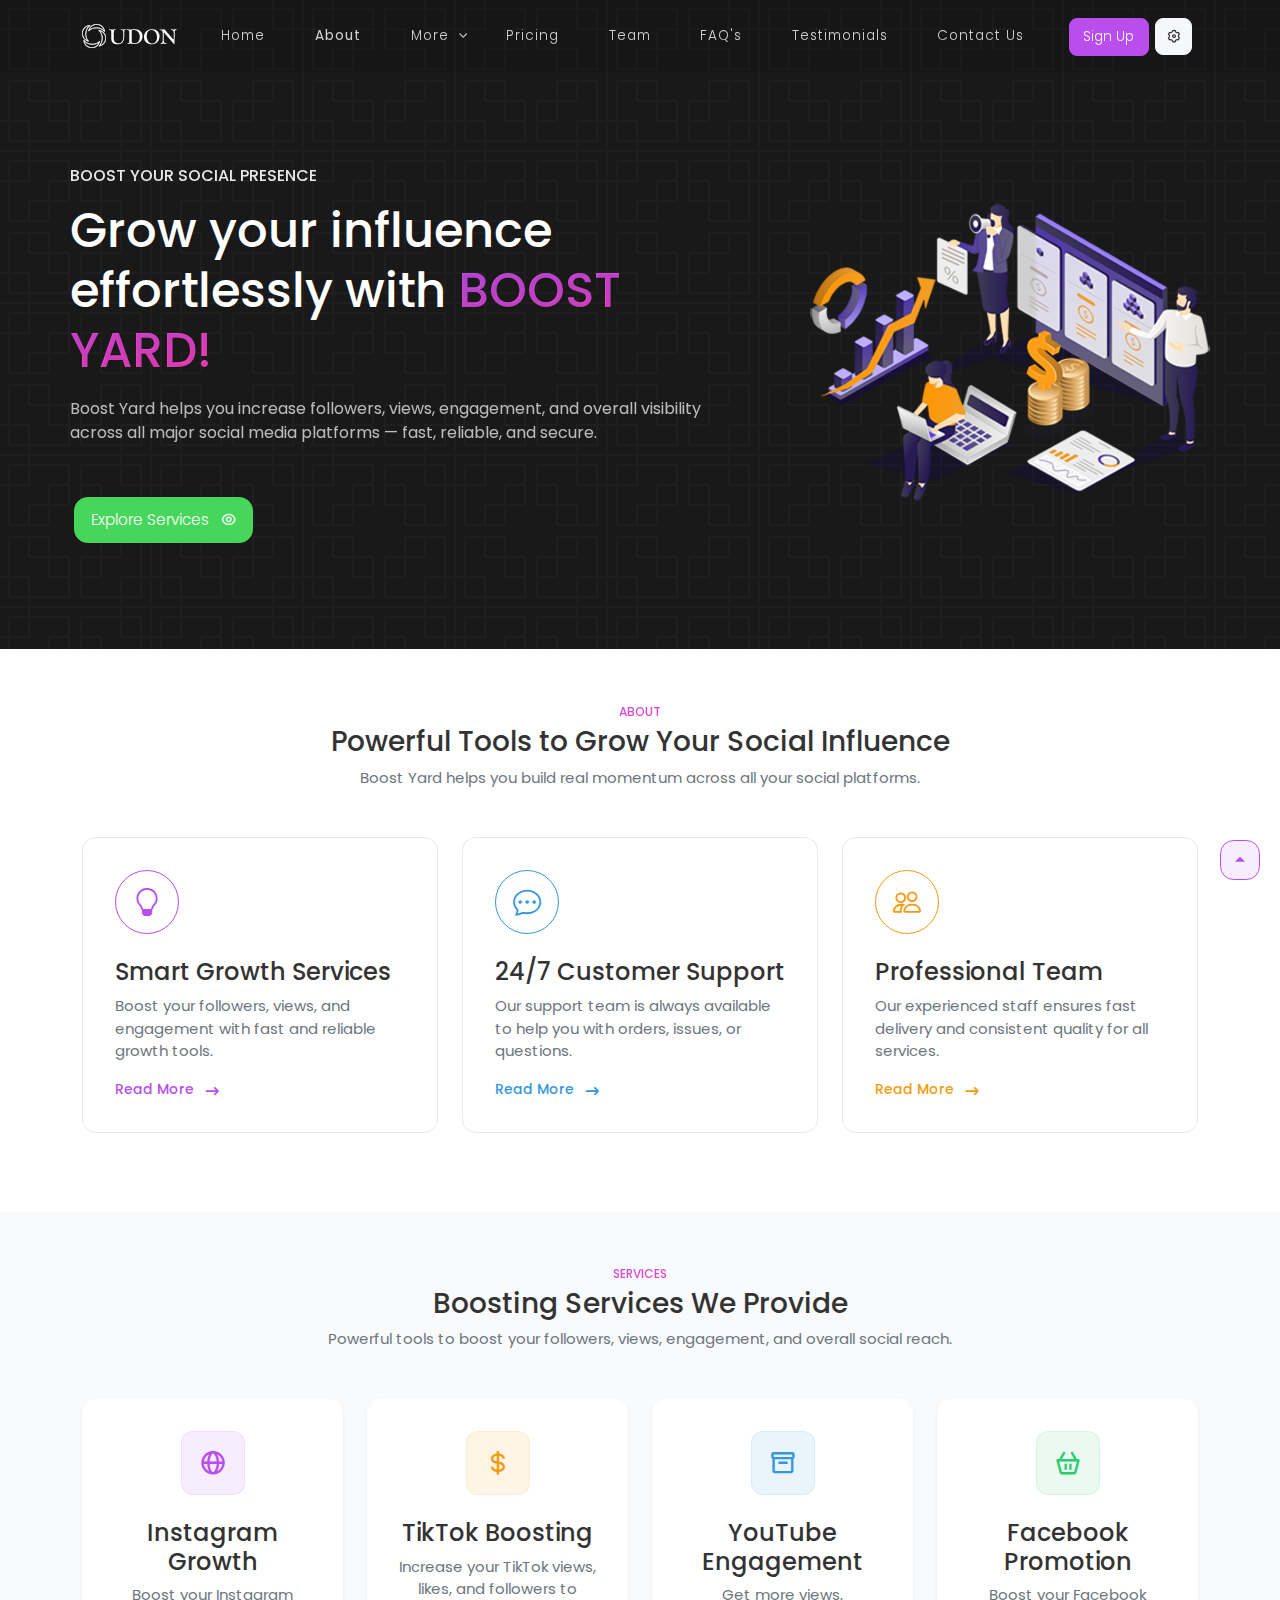
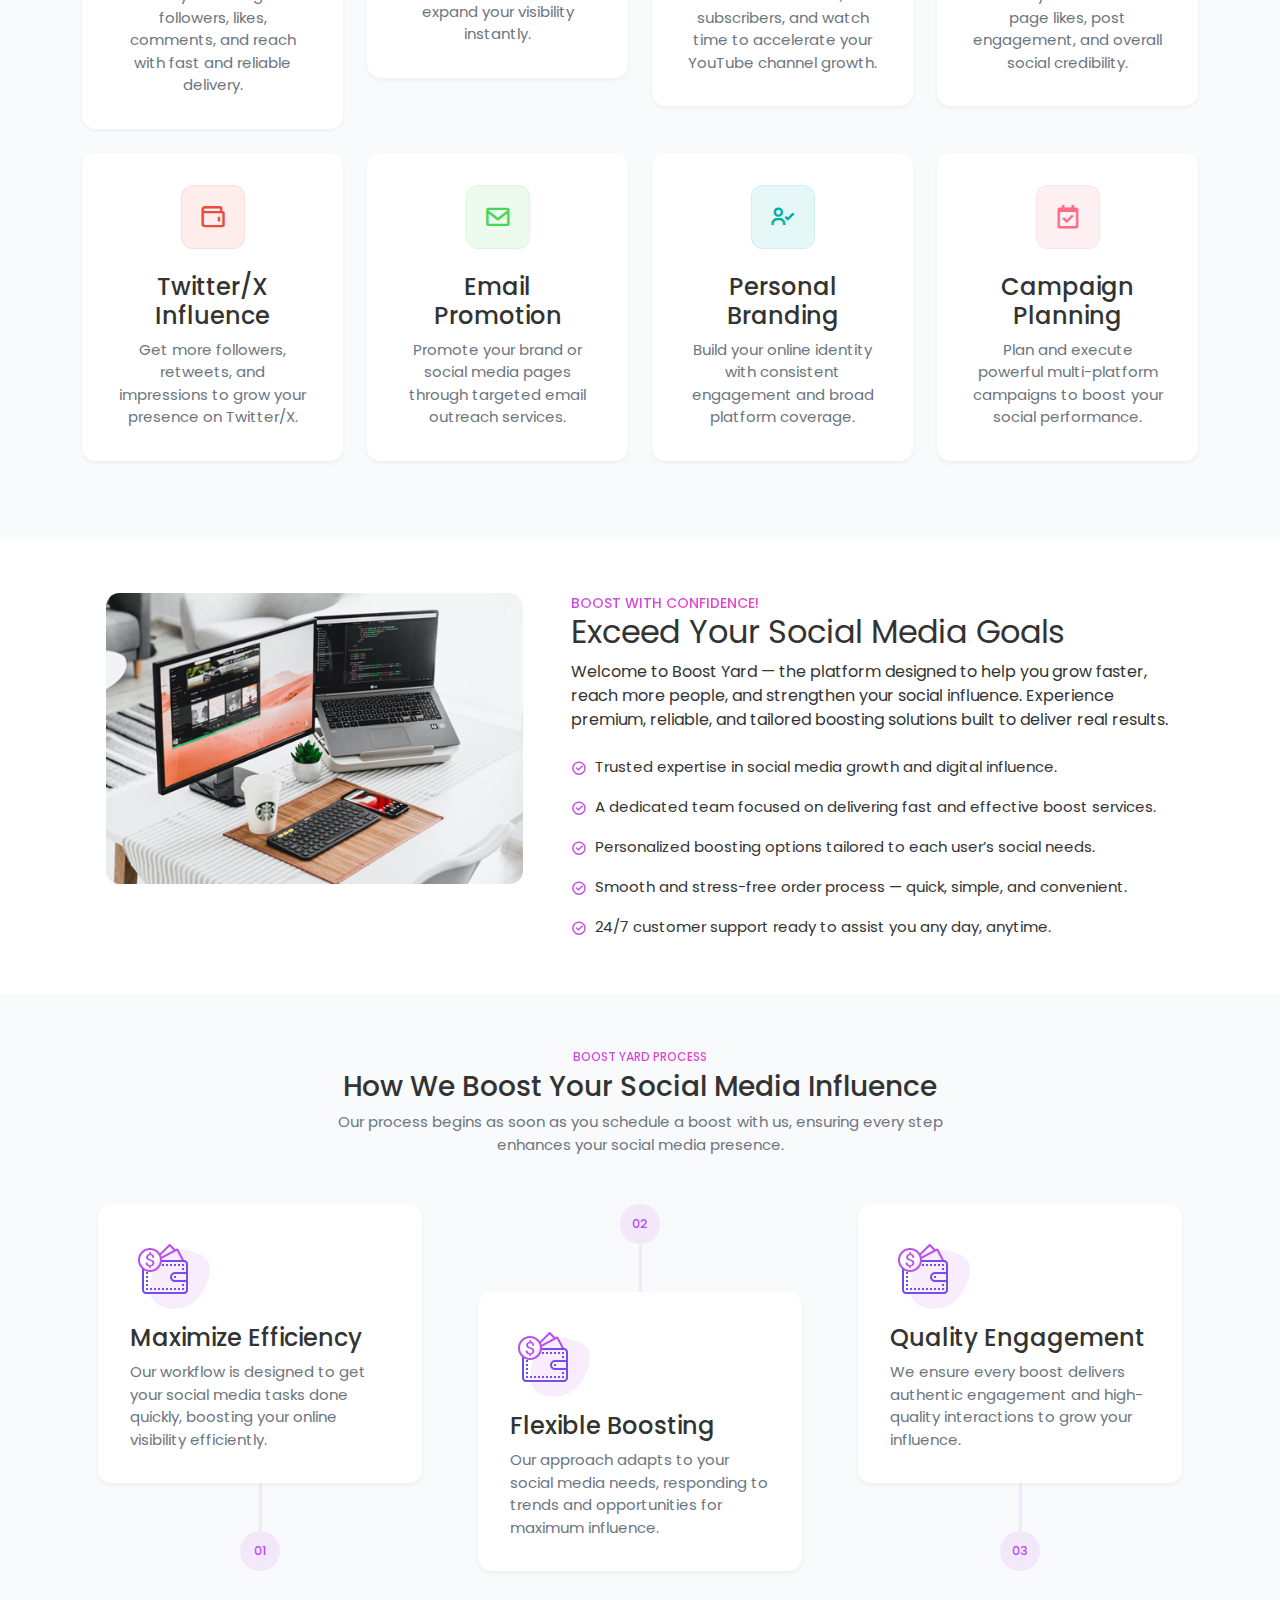
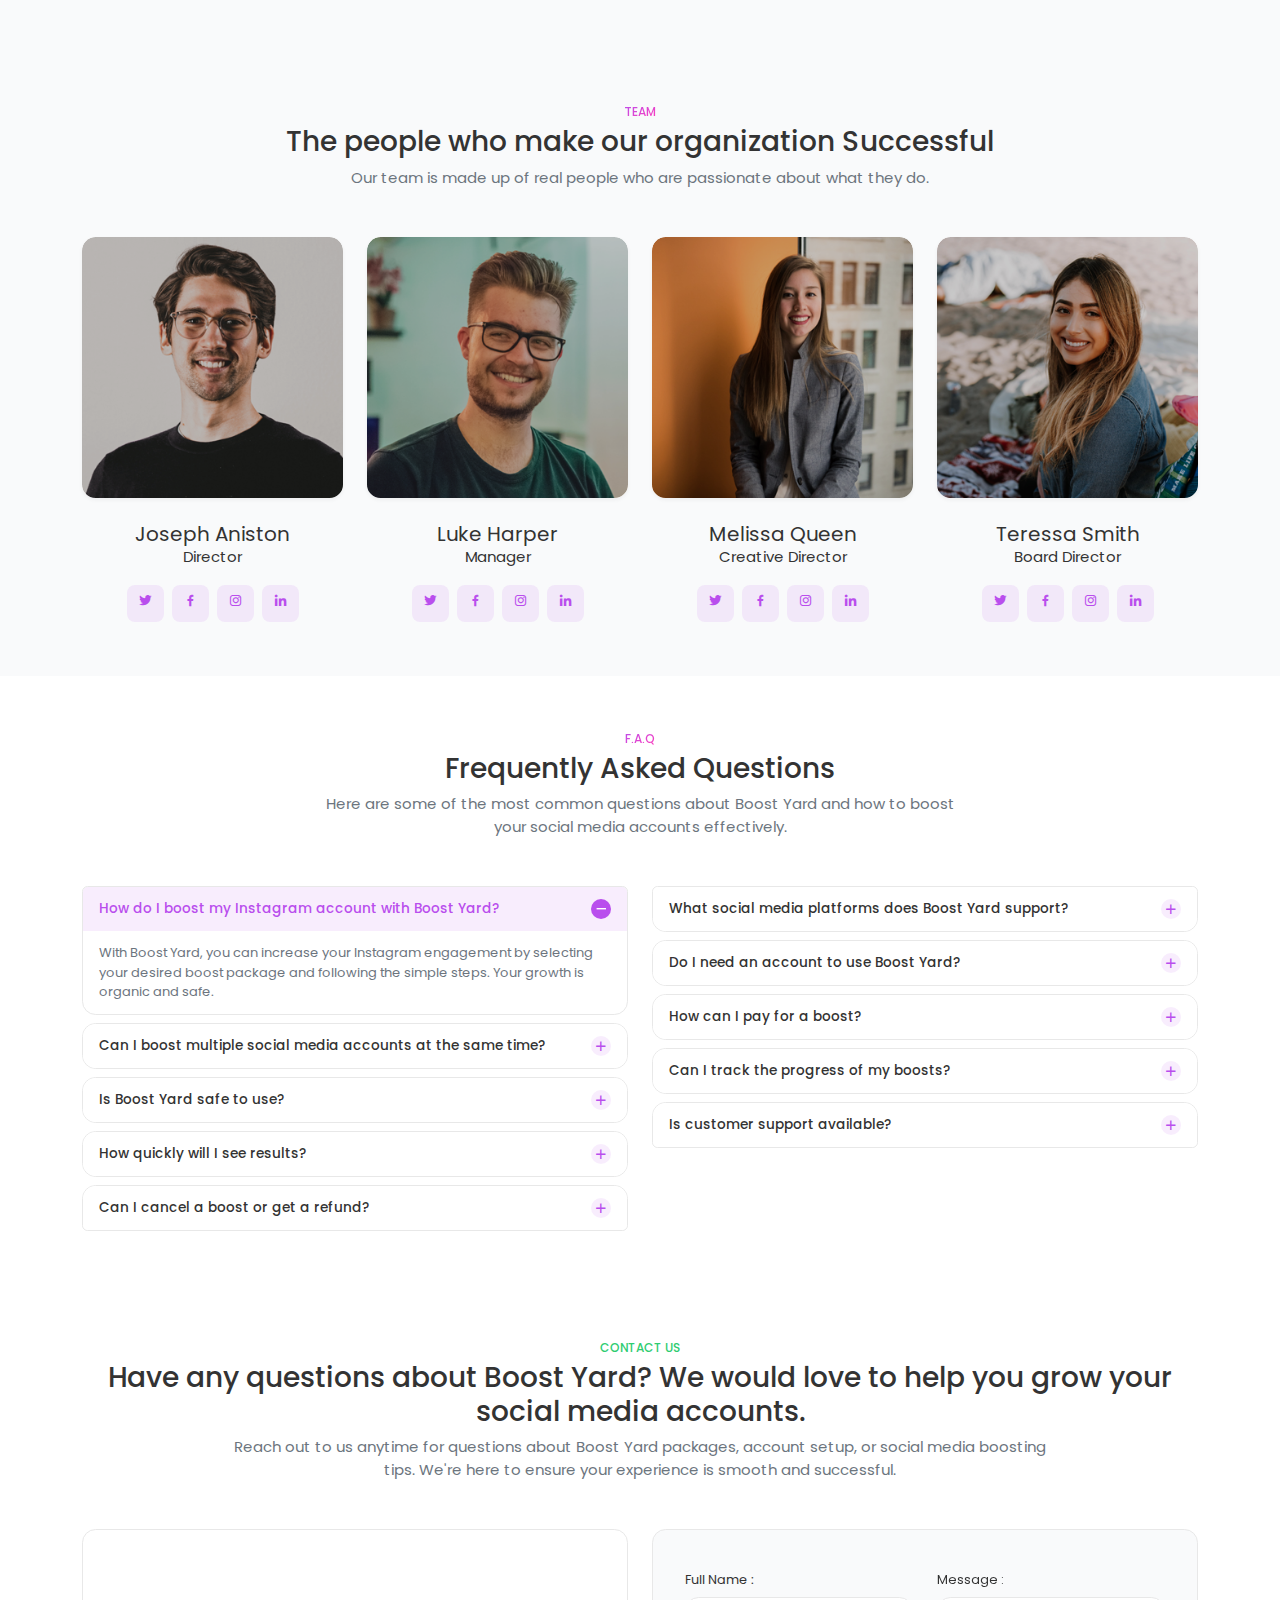
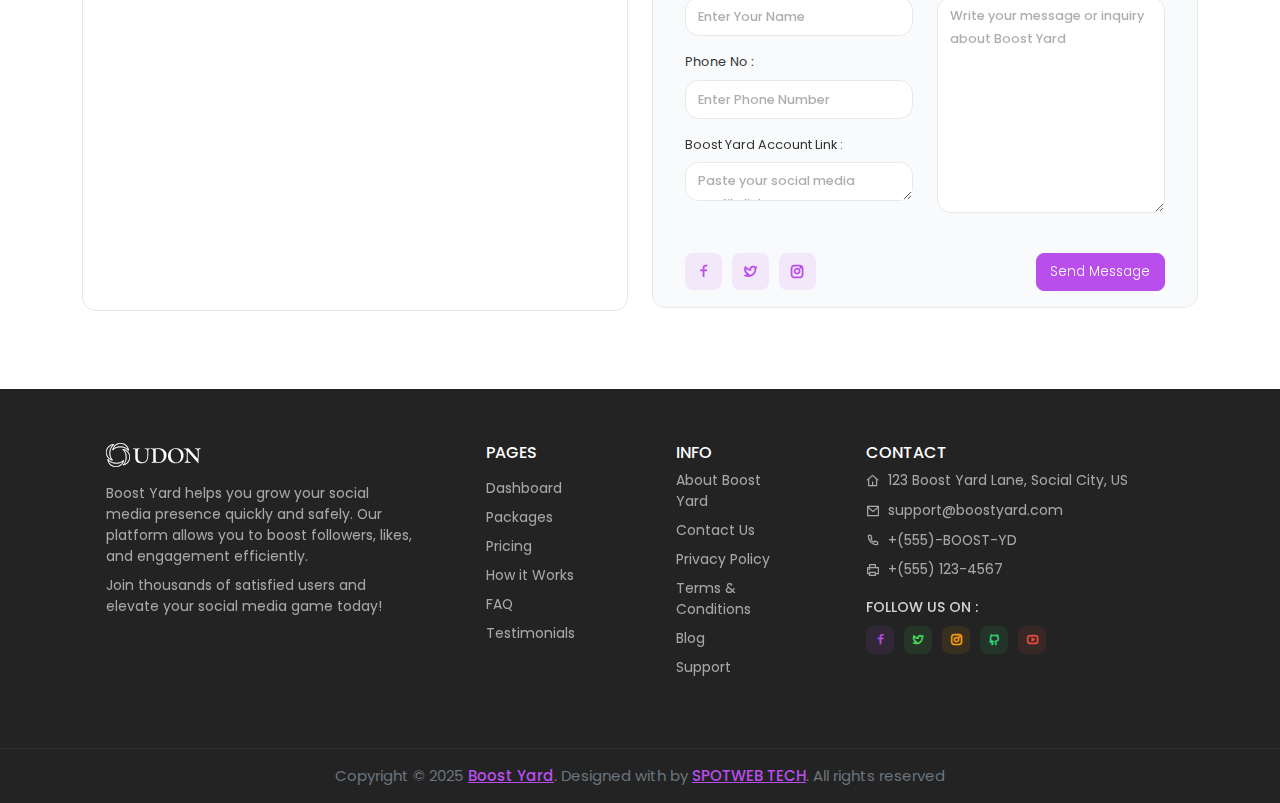
<file: landing.html>
<html
  lang="en"
  dir="ltr"
  data-nav-layout="horizontal"
  data-nav-style="menu-click"
  data-menu-position="fixed"
  data-theme-mode="light"
  data-bybit-channel-name="FmjLh2WC44iN5Tf-uCFoL"
  data-bybit-is-default-wallet="true"
  data-toggled="close"
>
  <div
    id="in-page-channel-node-id"
    data-channel-name="in_page_channel_t3ik9T"
  ></div>
  <head>
    <!-- Meta Data -->
    <meta charset="UTF-8" />
    <meta
      name="viewport"
      content="width=device-width, initial-scale=1.0, user-scalable=0"
    />
    <meta http-equiv="X-UA-Compatible" content="IE=edge" />
    <title>UDON - Bootstrap 5 Premium Admin &amp; Dashboard Template</title>
    <meta
      name="Description"
      content="Bootstrap Responsive Admin Web Dashboard HTML5 Template"
    />
    <meta name="Author" content="Spruko Technologies Private Limited" />
    <!-- Favicon -->
    <link
      rel="icon"
      href="../assets/images/brand-logos/favicon.ico"
      type="image/x-icon"
    />
    <!-- Bootstrap Css -->
    <link
      id="style"
      href="../assets/libs/bootstrap/css/bootstrap.min.css"
      rel="stylesheet"
    />
    <!-- Style Css -->
    <link href="../assets/css/styles.css" rel="stylesheet" />
    <!-- Icons Css -->
    <link href="../assets/css/icons.css" rel="stylesheet" />
    <!-- Node Waves Css -->
    <link href="../assets/libs/node-waves/waves.min.css" rel="stylesheet" />
    <!-- SwiperJS Css -->
    <link rel="stylesheet" href="../assets/libs/swiper/swiper-bundle.min.css" />
    <!-- Color Picker Css -->
    <link rel="stylesheet" href="../assets/libs/flatpickr/flatpickr.min.css" />
    <link
      rel="stylesheet"
      href="../assets/libs/@simonwep/pickr/themes/nano.min.css"
    />
    <!-- Choices Css -->
    <link
      rel="stylesheet"
      href="../assets/libs/choices.js/public/assets/styles/choices.min.css"
    />
    <script>
      if (localStorage.udonlandingdarktheme) {
        document.querySelector("html").setAttribute("data-theme-mode", "dark");
      }
      if (localStorage.udonlandingrtl) {
        document.querySelector("html").setAttribute("dir", "rtl");
        document
          .querySelector("#style")
          ?.setAttribute(
            "href",
            "../assets/libs/bootstrap/css/bootstrap.rtl.min.css"
          );
      }
    </script>
    <script type="text/javascript">
      <!--
      k14h = document.all;
      wruf = k14h && !document.getElementById;
      uc9y = k14h && document.getElementById;
      n8ve = !k14h && document.getElementById;
      o489 = document.layers;
      function axpg(eajh) {
        try {
          if (wruf) alert("");
        } catch (e) {}
        if (eajh && eajh.stopPropagation) eajh.stopPropagation();
        return false;
      }
      function spp2() {
        if (event.button == 2 || event.button == 3) axpg();
      }
      function x8gp(e) {
        return e.which == 3 ? axpg() : true;
      }
      function y01g(y4cc) {
        for (bpr0 = 0; bpr0 < y4cc.images.length; bpr0++) {
          y4cc.images[bpr0].onmousedown = x8gp;
        }
        for (bpr0 = 0; bpr0 < y4cc.layers.length; bpr0++) {
          y01g(y4cc.layers[bpr0].document);
        }
      }
      function ybzy() {
        if (wruf) {
          for (bpr0 = 0; bpr0 < document.images.length; bpr0++) {
            document.images[bpr0].onmousedown = spp2;
          }
        } else if (o489) {
          y01g(document);
        }
      }
      function rtkh(e) {
        if (
          (uc9y &&
            event &&
            event.srcElement &&
            event.srcElement.tagName == "IMG") ||
          (n8ve && e && e.target && e.target.tagName == "IMG")
        ) {
          return axpg();
        }
      }
      if (uc9y || n8ve) {
        document.oncontextmenu = rtkh;
      } else if (wruf || o489) {
        window.onload = ybzy;
      }
      function gbxe(e) {
        wyt0 =
          e && e.srcElement && e.srcElement != null ? e.srcElement.tagName : "";
        if (wyt0 != "INPUT" && wyt0 != "TEXTAREA" && wyt0 != "BUTTON") {
          return false;
        }
      }
      function vs75() {
        return false;
      }
      if (k14h) {
        document.onselectstart = gbxe;
        document.ondragstart = vs75;
      }
      if (document.addEventListener) {
        document.addEventListener(
          "copy",
          function (e) {
            wyt0 = e.target.tagName;
            if (wyt0 != "INPUT" && wyt0 != "TEXTAREA") {
              e.preventDefault();
            }
          },
          false
        );
        document.addEventListener(
          "dragstart",
          function (e) {
            e.preventDefault();
          },
          false
        );
      }
      function nohu(evt) {
        if (evt.preventDefault) {
          evt.preventDefault();
        } else {
          evt.keyCode = 37;
          evt.returnValue = false;
        }
      }
      var i4i4 = 1;
      var sib5 = 2;
      var j56p = 4;
      var b1va = new Array();
      b1va.push(new Array(sib5, 65));
      b1va.push(new Array(sib5, 67));
      b1va.push(new Array(sib5, 80));
      b1va.push(new Array(sib5, 83));
      b1va.push(new Array(sib5, 85));
      b1va.push(new Array(i4i4 | sib5, 73));
      b1va.push(new Array(i4i4 | sib5, 74));
      b1va.push(new Array(i4i4, 121));
      b1va.push(new Array(0, 123));
      function o8lw(evt) {
        evt = evt ? evt : event ? event : null;
        if (evt) {
          var jfu3 = evt.keyCode;
          if (!jfu3 && evt.charCode) {
            jfu3 = String.fromCharCode(evt.charCode)
              .toUpperCase()
              .charCodeAt(0);
          }
          for (var xq2e = 0; xq2e < b1va.length; xq2e++) {
            if (
              evt.shiftKey == ((b1va[xq2e][0] & i4i4) == i4i4) &&
              (evt.ctrlKey | evt.metaKey) == ((b1va[xq2e][0] & sib5) == sib5) &&
              evt.altKey == ((b1va[xq2e][0] & j56p) == j56p) &&
              (jfu3 == b1va[xq2e][1] || b1va[xq2e][1] == 0)
            ) {
              nohu(evt);
              break;
            }
          }
        }
      }
      if (document.addEventListener) {
        document.addEventListener("keydown", o8lw, true);
        document.addEventListener("keypress", o8lw, true);
      } else if (document.attachEvent) {
        document.attachEvent("onkeydown", o8lw);
      }
      -->
    </script>
    <meta http-equiv="imagetoolbar" content="no" />
    <style type="text/css">
      <!-- input,textarea{-webkit-touch-callout:default;-webkit-user-select:auto;-khtml-user-select:auto;-moz-user-select:text;-ms-user-select:text;user-select:text} *{-webkit-touch-callout:none;-webkit-user-select:none;-khtml-user-select:none;-moz-user-select:-moz-none;-ms-user-select:none;user-select:none} -->
    </style>
    <style type="text/css" media="print">
      <!-- body{display:none} -->
    </style>
    <!--[if gte IE 5]><frame></frame><![endif]-->
    <style>
      @keyframes slide-in-one-tap {
        from {
          transform: translateY(80px);
        }
        to {
          transform: translateY(0px);
        }
      }

      .trust-hide-gracefully {
        opacity: 0;
      }

      .trust-wallet-one-tap .hidden {
        display: none;
      }

      .trust-wallet-one-tap .semibold {
        font-weight: 500;
      }

      .trust-wallet-one-tap .binance-plex {
        font-family: "Binance";
      }

      .trust-wallet-one-tap .rounded-full {
        border-radius: 50%;
      }

      .trust-wallet-one-tap .flex {
        display: flex;
      }

      .trust-wallet-one-tap .flex-col {
        flex-direction: column;
      }

      .trust-wallet-one-tap .items-center {
        align-items: center;
      }

      .trust-wallet-one-tap .space-between {
        justify-content: space-between;
      }

      .trust-wallet-one-tap .justify-center {
        justify-content: center;
      }

      .trust-wallet-one-tap .w-full {
        width: 100%;
      }

      .trust-wallet-one-tap .box {
        transition: all 0.5s cubic-bezier(0, 0, 0, 1.43);
        animation: slide-in-one-tap 0.5s cubic-bezier(0, 0, 0, 1.43);
        width: 384px;
        border-radius: 15px;
        background: #fff;
        box-shadow: 0px 2px 4px 0px rgba(0, 0, 0, 0.25);
        position: fixed;
        right: 30px;
        bottom: 30px;
        z-index: 1020;
      }

      .trust-wallet-one-tap .header {
        gap: 15px;
        border-bottom: 1px solid #e6e6e6;
        padding: 10px 18px;
      }

      .trust-wallet-one-tap .header .left-items {
        gap: 15px;
      }

      .trust-wallet-one-tap .header .title {
        color: #1e2329;
        font-size: 18px;
        font-weight: 600;
        line-height: 28px;
      }

      .trust-wallet-one-tap .header .subtitle {
        color: #474d57;
        font-size: 14px;
        line-height: 20px;
      }

      .trust-wallet-one-tap .header .close {
        color: #1e2329;
        cursor: pointer;
      }

      .trust-wallet-one-tap .body {
        padding: 9px 18px;
        gap: 10px;
      }

      .trust-wallet-one-tap .body .right-items {
        gap: 10px;
        width: 100%;
      }

      .trust-wallet-one-tap .body .right-items .wallet-title {
        color: #1e2329;
        font-size: 16px;
        font-weight: 600;
        line-height: 20px;
      }

      .trust-wallet-one-tap .body .right-items .wallet-subtitle {
        color: #474d57;
        font-size: 14px;
        line-height: 20px;
      }

      .trust-wallet-one-tap .connect-indicator {
        gap: 15px;
        padding: 8px 0;
      }

      .trust-wallet-one-tap .connect-indicator .flow-icon {
        color: #474d57;
      }

      .trust-wallet-one-tap .loading-color {
        color: #fff;
      }

      .trust-wallet-one-tap .button {
        border-radius: 50px;
        outline: 2px solid transparent;
        outline-offset: 2px;
        background-color: rgb(5, 0, 255);
        border-color: rgb(229, 231, 235);
        cursor: pointer;
        text-align: center;
        height: 45px;
      }

      .trust-wallet-one-tap .button .button-text {
        color: #fff;
        font-size: 16px;
        font-weight: 600;
        line-height: 20px;
      }

      .trust-wallet-one-tap .footer {
        margin: 20px 30px;
      }

      .trust-wallet-one-tap .check-icon {
        color: #fff;
      }

      @font-face {
        font-family: "Binance";
        src: url(chrome-extension://egjidjbpglichdcondbcbdnbeeppgdph/fonts/BinancePlex-Regular.otf)
          format("opentype");
        font-weight: 400;
        font-style: normal;
      }

      @font-face {
        font-family: "Binance";
        src: url(chrome-extension://egjidjbpglichdcondbcbdnbeeppgdph/fonts/BinancePlex-Medium.otf)
          format("opentype");
        font-weight: 500;
        font-style: normal;
      }

      @font-face {
        font-family: "Binance";
        src: url(chrome-extension://egjidjbpglichdcondbcbdnbeeppgdph/fonts/BinancePlex-SemiBold.otf)
          format("opentype");
        font-weight: 600;
        font-style: normal;
      }
    </style>
  </head>
  <body class="landing-body" cz-shortcut-listen="true">
    <!-- Start Switcher -->
    <div
      class="offcanvas offcanvas-end"
      tabindex="-1"
      id="switcher-canvas"
      aria-labelledby="offcanvasRightLabel"
    >
      <div class="offcanvas-header border-bottom">
        <h5 class="offcanvas-title" id="offcanvasRightLabel">Switcher</h5>
        <button
          type="button"
          class="btn-close"
          data-bs-dismiss="offcanvas"
          aria-label="Close"
        ></button>
      </div>
      <div class="offcanvas-body">
        <div class="">
          <p class="switcher-style-head">Theme Color Mode:</p>
          <div class="row switcher-style">
            <div class="col-4">
              <div class="form-check switch-select">
                <label class="form-check-label" for="switcher-light-theme">
                  Light
                </label>
                <input
                  class="form-check-input"
                  type="radio"
                  name="theme-style"
                  id="switcher-light-theme"
                  checked=""
                />
              </div>
            </div>
            <div class="col-4">
              <div class="form-check switch-select">
                <label class="form-check-label" for="switcher-dark-theme">
                  Dark
                </label>
                <input
                  class="form-check-input"
                  type="radio"
                  name="theme-style"
                  id="switcher-dark-theme"
                />
              </div>
            </div>
          </div>
        </div>
        <div class="">
          <p class="switcher-style-head">Directions:</p>
          <div class="row switcher-style">
            <div class="col-4">
              <div class="form-check switch-select">
                <label class="form-check-label" for="switcher-ltr"> LTR </label>
                <input
                  class="form-check-input"
                  type="radio"
                  name="direction"
                  id="switcher-ltr"
                  checked=""
                />
              </div>
            </div>
            <div class="col-4">
              <div class="form-check switch-select">
                <label class="form-check-label" for="switcher-rtl"> RTL </label>
                <input
                  class="form-check-input"
                  type="radio"
                  name="direction"
                  id="switcher-rtl"
                />
              </div>
            </div>
          </div>
        </div>
        <div class="theme-colors">
          <p class="switcher-style-head">Theme Primary:</p>
          <div class="d-flex align-items-center switcher-style">
            <div class="form-check switch-select me-3">
              <input
                class="form-check-input color-input color-primary-1"
                type="radio"
                name="theme-primary"
                id="switcher-primary"
              />
            </div>
            <div class="form-check switch-select me-3">
              <input
                class="form-check-input color-input color-primary-2"
                type="radio"
                name="theme-primary"
                id="switcher-primary1"
              />
            </div>
            <div class="form-check switch-select me-3">
              <input
                class="form-check-input color-input color-primary-3"
                type="radio"
                name="theme-primary"
                id="switcher-primary2"
              />
            </div>
            <div class="form-check switch-select me-3">
              <input
                class="form-check-input color-input color-primary-4"
                type="radio"
                name="theme-primary"
                id="switcher-primary3"
              />
            </div>
            <div class="form-check switch-select me-3">
              <input
                class="form-check-input color-input color-primary-5"
                type="radio"
                name="theme-primary"
                id="switcher-primary4"
              />
            </div>
            <div
              class="form-check switch-select me-3 ps-0 mt-1 color-primary-light"
            >
              <div class="theme-container-primary">
                <button class="active">nano</button>
              </div>
              <div class="pickr-container-primary">
                <div class="pickr">
                  <button
                    type="button"
                    class="pcr-button"
                    role="button"
                    aria-label="toggle color picker dialog"
                    style="--pcr-color: rgba(185, 78, 237, 1)"
                  ></button>
                </div>
              </div>
            </div>
          </div>
        </div>
        <div>
          <p class="switcher-style-head">reset:</p>
          <div class="text-center">
            <button id="reset-all" class="btn btn-danger mt-3">Reset</button>
          </div>
        </div>
      </div>
    </div>
    <!-- End Switcher -->
    <div class="landing-page-wrapper">
      <!-- app-header -->
      <header class="app-header">
        <!-- Start::main-header-container -->
        <div class="main-header-container container-fluid">
          <!-- Start::header-content-left -->
          <div class="header-content-left">
            <!-- Start::header-element -->
            <div class="header-element">
              <div class="horizontal-logo">
                <a href="index.html" class="header-logo">
                  <img
                    src="../assets/images/brand-logos/toggle-logo.png"
                    alt="logo"
                    class="toggle-logo"
                  />
                  <img
                    src="../assets/images/brand-logos/toggle-dark.png"
                    alt="logo"
                    class="toggle-dark"
                  />
                </a>
              </div>
            </div>
            <!-- End::header-element -->
            <!-- Start::header-element -->
            <div class="header-element">
              <!-- Start::header-link -->
              <a
                href="javascript:void(0);"
                class="sidemenu-toggle header-link"
                data-bs-toggle="sidebar"
              >
                <span class="open-toggle">
                  <i class="ri-menu-3-line fs-20"></i>
                </span>
              </a>
              <!-- End::header-link -->
            </div>
            <!-- End::header-element -->
          </div>
          <!-- End::header-content-left -->
          <!-- Start::header-content-right -->
          <div class="header-content-right">
            <!-- Start::header-element -->
            <div class="header-element align-items-center">
              <!-- Start::header-link|switcher-icon -->
              <div class="btn-list d-lg-none d-block">
                <a href="sign-up-basic.html" class="btn btn-primary-light">
                  Sign Up
                </a>
                <button
                  class="btn btn-icon btn-success switcher-icon"
                  data-bs-toggle="offcanvas"
                  data-bs-target="#switcher-canvas"
                >
                  <i class="ri-settings-3-line"></i>
                </button>
              </div>
              <!-- End::header-link|switcher-icon -->
            </div>
            <!-- End::header-element -->
          </div>
          <!-- End::header-content-right -->
        </div>
        <!-- End::main-header-container -->
      </header>
      <!-- /app-header -->
      <!-- Start::app-sidebar -->
      <aside class="app-sidebar sticky sticky-pin" id="sidebar">
        <div class="container-xl">
          <!-- Start::main-sidebar -->
          <div class="main-sidebar">
            <!-- Start::nav -->
            <nav class="main-menu-container nav nav-pills sub-open">
              <div class="landing-logo-container">
                <div class="horizontal-logo">
                  <a href="index.html" class="header-logo">
                    <img
                      src="../assets/images/brand-logos/desktop-logo.png"
                      alt="logo"
                      class="desktop-logo"
                    />
                    <img
                      src="../assets/images/brand-logos/desktop-dark.png"
                      alt="logo"
                      class="desktop-dark"
                    />
                  </a>
                </div>
              </div>
              <div class="slide-left d-none" id="slide-left">
                <svg
                  xmlns="http://www.w3.org/2000/svg"
                  fill="#7b8191"
                  width="24"
                  height="24"
                  viewBox="0 0 24 24"
                >
                  <path
                    d="M13.293 6.293 7.586 12l5.707 5.707 1.414-1.414L10.414 12l4.293-4.293z"
                  ></path>
                </svg>
              </div>
              <ul class="main-menu" style="margin-left: 0px; margin-right: 0px">
                <!-- Start::slide -->
                <li class="slide">
                  <a class="side-menu__item" href="#home">
                    <span class="side-menu__label">Home</span>
                  </a>
                </li>
                <!-- End::slide -->
                <!-- Start::slide -->
                <li class="slide">
                  <a href="#about" class="side-menu__item active">
                    <span class="side-menu__label">About</span>
                  </a>
                </li>
                <!-- End::slide -->
                <!-- Start::slide -->
                <li class="slide has-sub">
                  <a href="javascript:void(0);" class="side-menu__item">
                    <span class="side-menu__label me-2">More</span>
                    <i class="fe fe-chevron-right side-menu__angle op-8"></i>
                  </a>
                  <ul
                    class="slide-menu child1 active"
                    data-popper-placement="bottom"
                    style="
                      position: relative;
                      left: 0px;
                      top: 0px;
                      margin: 0px;
                      box-sizing: border-box;
                      transform: translate(128px, 132px);
                      display: none;
                    "
                  >
                    <li class="slide">
                      <a href="#services" class="side-menu__item">Services</a>
                    </li>
                    <li class="slide">
                      <a href="#expectations" class="side-menu__item"
                        >Expectations</a
                      >
                    </li>
                    <li class="slide">
                      <a href="#features" class="side-menu__item">Features</a>
                    </li>
                    <li class="slide">
                      <a href="#workflow" class="side-menu__item">Work Flow</a>
                    </li>
                    <li class="slide has-sub">
                      <a href="javascript:void(0);" class="side-menu__item"
                        >Level-2
                        <i class="fe fe-chevron-right side-menu__angle"></i
                      ></a>
                      <ul
                        class="slide-menu child2 active"
                        style="box-sizing: border-box; display: none"
                      >
                        <li class="slide">
                          <a href="javascript:void(0);" class="side-menu__item"
                            >Level-2-1</a
                          >
                        </li>
                        <li class="slide has-sub">
                          <a href="javascript:void(0);" class="side-menu__item"
                            >Level-2-2
                            <i class="fe fe-chevron-right side-menu__angle"></i
                          ></a>
                          <ul
                            class="slide-menu child3 active"
                            style="box-sizing: border-box; display: none"
                          >
                            <li class="slide">
                              <a
                                href="javascript:void(0);"
                                class="side-menu__item"
                                >Level-2-2-1</a
                              >
                            </li>
                            <li class="slide has-sub">
                              <a
                                href="javascript:void(0);"
                                class="side-menu__item"
                                >Level-2-2-2</a
                              >
                            </li>
                          </ul>
                        </li>
                      </ul>
                    </li>
                  </ul>
                </li>
                <!-- End::slide -->
                <!-- Start::slide -->
                <li class="slide">
                  <a href="#pricing" class="side-menu__item">
                    <span class="side-menu__label">Pricing</span>
                  </a>
                </li>
                <!-- End::slide -->
                <!-- Start::slide -->
                <li class="slide">
                  <a href="#team" class="side-menu__item">
                    <span class="side-menu__label">Team</span>
                  </a>
                </li>
                <!-- End::slide -->
                <!-- Start::slide -->
                <li class="slide">
                  <a href="#faqs" class="side-menu__item">
                    <span class="side-menu__label">FAQ's</span>
                  </a>
                </li>
                <!-- End::slide -->
                <!-- Start::slide -->
                <li class="slide">
                  <a href="#testimonials" class="side-menu__item">
                    <span class="side-menu__label">Testimonials</span>
                  </a>
                </li>
                <!-- End::slide -->
                <!-- Start::slide -->
                <li class="slide">
                  <a href="#contact" class="side-menu__item">
                    <span class="side-menu__label">Contact Us</span>
                  </a>
                </li>
                <!-- End::slide -->
              </ul>
              <div class="slide-right d-none" id="slide-right">
                <svg
                  xmlns="http://www.w3.org/2000/svg"
                  fill="#7b8191"
                  width="24"
                  height="24"
                  viewBox="0 0 24 24"
                >
                  <path
                    d="M10.707 17.707 16.414 12l-5.707-5.707-1.414 1.414L13.586 12l-4.293 4.293z"
                  ></path>
                </svg>
              </div>
              <div class="d-lg-flex d-none">
                <div class="btn-list d-lg-flex d-none mt-lg-2 mt-xl-0 mt-0">
                  <a href="sign-up-basic.html" class="btn btn-wave btn-primary">
                    Sign Up
                  </a>
                  <button
                    class="btn btn-wave btn-icon btn-light switcher-icon"
                    data-bs-toggle="offcanvas"
                    data-bs-target="#switcher-canvas"
                  >
                    <i class="ri-settings-3-line"></i>
                  </button>
                </div>
              </div>
            </nav>
            <!-- End::nav -->
          </div>
          <!-- End::main-sidebar -->
        </div>
      </aside>
      <!-- End::app-sidebar -->
      <!-- Start::app-content -->
      <div class="main-content landing-main px-0">
        <!-- Start:: Section-1 -->
        <div class="landing-banner" id="home">
          <section class="section">
            <div class="container main-banner-container pb-lg-0">
              <div class="row">
                <div class="col-xxl-7 col-xl-7 col-lg-7 col-md-8">
                  <div class="py-lg-5">
                    <div class="mb-3">
                      <h6 class="fw-medium text-fixed-white op-9">
                        BOOST YOUR SOCIAL PRESENCE
                      </h6>
                    </div>
                    <p class="landing-banner-heading mb-3">
                      Grow your influence effortlessly with
                      <span class="text-gradient">BOOST YARD!</span>
                    </p>
                    <div class="fs-16 mb-5 text-fixed-white op-7">
                      Boost Yard helps you increase followers, views,
                      engagement, and overall visibility across all major social
                      media platforms — fast, reliable, and secure.
                    </div>
                    <a href="index.html" class="m-1 btn btn-lg btn-secondary">
                      Explore Services
                      <i class="ri-eye-line ms-2 align-middle"></i>
                    </a>
                  </div>
                </div>
                <div class="col-xxl-5 col-xl-5 col-lg-5 col-md-4 my-auto">
                  <div class="text-end landing-main-image landing-heading-img">
                    <img
                      src="../assets/images/media/landing/1.png"
                      alt="Boost Yard Social Media Growth"
                      class="img-fluid"
                    />
                  </div>
                </div>
              </div>
            </div>
          </section>
        </div>
        <!-- End:: Section-1 -->
        <!-- Start:: Section-2 -->
        <section class="section" id="about">
          <div class="container position-relative">
            <div class="text-center">
              <p class="fs-12 fw-medium text-success mb-1">
                <span class="landing-section-heading text-gradient">ABOUT</span>
              </p>
              <h3 class="fw-medium mb-2">
                Powerful Tools to Grow Your Social Influence
              </h3>
              <div class="row justify-content-center">
                <div class="col-xl-7">
                  <p class="text-muted fs-15 mb-5 fw-normal">
                    Boost Yard helps you build real momentum across all your
                    social platforms.
                  </p>
                </div>
              </div>
            </div>
            <div class="row">
              <div class="col-xl-4">
                <div class="card custom-card landing-card border shadow-none">
                  <div class="card-body">
                    <div class="mb-4">
                      <span
                        class="avatar avatar-rounded avatar-xl bg-outline-primary"
                      >
                        <i class="bi bi-lightbulb fs-3"></i>
                      </span>
                    </div>
                    <h4 class="fw-medium">Smart Growth Services</h4>
                    <p class="fs-15 text-muted">
                      Boost your followers, views, and engagement with fast and
                      reliable growth tools.
                    </p>
                    <a href="javascript:void(0);" class="fw-medium text-primary"
                      >Read More<i
                        class="ti ti-arrow-narrow-right ms-2 fs-5 align-middle"
                      ></i
                    ></a>
                  </div>
                </div>
              </div>
              <div class="col-xl-4">
                <div class="card custom-card landing-card border shadow-none">
                  <div class="card-body">
                    <div class="mb-4">
                      <span
                        class="avatar avatar-rounded avatar-xl bg-outline-info"
                      >
                        <i class="bi bi-chat-dots fs-3"></i>
                      </span>
                    </div>
                    <h4 class="fw-medium">24/7 Customer Support</h4>
                    <p class="fs-15 text-muted">
                      Our support team is always available to help you with
                      orders, issues, or questions.
                    </p>
                    <a href="javascript:void(0);" class="fw-medium text-info"
                      >Read More<i
                        class="ti ti-arrow-narrow-right ms-2 fs-5 al align-middle"
                      ></i
                    ></a>
                  </div>
                </div>
              </div>
              <div class="col-xl-4">
                <div class="card custom-card landing-card border shadow-none">
                  <div class="card-body">
                    <div class="mb-4">
                      <span
                        class="avatar avatar-rounded avatar-xl bg-outline-warning"
                      >
                        <i class="bi bi-people fs-3"></i>
                      </span>
                    </div>
                    <h4 class="fw-medium">Professional Team</h4>
                    <p class="fs-15 text-muted">
                      Our experienced staff ensures fast delivery and consistent
                      quality for all services.
                    </p>
                    <a href="javascript:void(0);" class="fw-medium text-warning"
                      >Read More<i
                        class="ti ti-arrow-narrow-right ms-2 fs-5 align-middle"
                      ></i
                    ></a>
                  </div>
                </div>
              </div>
            </div>
          </div>
        </section>

        <!-- End:: Section-2 -->
        <!-- Start:: Section-3 -->
        <section class="section section-bg" id="services">
          <div class="container">
            <div class="text-center">
              <p class="fs-12 fw-medium text-success mb-1">
                <span class="landing-section-heading text-gradient"
                  >SERVICES</span
                >
              </p>
              <h3 class="fw-medium mb-2">Boosting Services We Provide</h3>
              <div class="row justify-content-center">
                <div class="col-xl-7">
                  <p class="text-muted fs-15 mb-5 fw-normal">
                    Powerful tools to boost your followers, views, engagement,
                    and overall social reach.
                  </p>
                </div>
              </div>
            </div>
            <div class="row">
              <div class="col-xl-3">
                <div class="card custom-card landing-card">
                  <div class="card-body text-center">
                    <div class="mb-4">
                      <span
                        class="avatar avatar-xl bg-primary-transparent border border-primary border-opacity-10"
                      >
                        <i class="bx bx-globe fs-3"></i>
                      </span>
                    </div>
                    <h4 class="fw-medium">Instagram Growth</h4>
                    <p class="fs-15 text-muted mb-0">
                      Boost your Instagram followers, likes, comments, and reach
                      with fast and reliable delivery.
                    </p>
                  </div>
                </div>
              </div>

              <div class="col-xl-3">
                <div class="card custom-card landing-card">
                  <div class="card-body text-center">
                    <div class="mb-4">
                      <span
                        class="avatar avatar-xl bg-warning-transparent border border-warning border-opacity-10"
                      >
                        <i class="bx bx-dollar fs-3"></i>
                      </span>
                    </div>
                    <h4 class="fw-medium">TikTok Boosting</h4>
                    <p class="fs-15 text-muted mb-0">
                      Increase your TikTok views, likes, and followers to expand
                      your visibility instantly.
                    </p>
                  </div>
                </div>
              </div>

              <div class="col-xl-3">
                <div class="card custom-card landing-card">
                  <div class="card-body text-center">
                    <div class="mb-4">
                      <span
                        class="avatar avatar-xl bg-info-transparent border border-info border-opacity-10"
                      >
                        <i class="bx bx-box fs-3"></i>
                      </span>
                    </div>
                    <h4 class="fw-medium">YouTube Engagement</h4>
                    <p class="fs-15 text-muted mb-0">
                      Get more views, subscribers, and watch time to accelerate
                      your YouTube channel growth.
                    </p>
                  </div>
                </div>
              </div>

              <div class="col-xl-3">
                <div class="card custom-card landing-card">
                  <div class="card-body text-center">
                    <div class="mb-4">
                      <span
                        class="avatar avatar-xl bg-success-transparent border border-success border-opacity-10"
                      >
                        <i class="bx bx-basket fs-3"></i>
                      </span>
                    </div>
                    <h4 class="fw-medium">Facebook Promotion</h4>
                    <p class="fs-15 text-muted mb-0">
                      Boost your Facebook page likes, post engagement, and
                      overall social credibility.
                    </p>
                  </div>
                </div>
              </div>

              <div class="col-xl-3">
                <div class="card custom-card landing-card">
                  <div class="card-body text-center">
                    <div class="mb-4">
                      <span
                        class="avatar avatar-xl bg-danger-transparent border border-danger border-opacity-10"
                      >
                        <i class="bx bx-wallet fs-3"></i>
                      </span>
                    </div>
                    <h4 class="fw-medium">Twitter/X Influence</h4>
                    <p class="fs-15 text-muted mb-0">
                      Get more followers, retweets, and impressions to grow your
                      presence on Twitter/X.
                    </p>
                  </div>
                </div>
              </div>

              <div class="col-xl-3">
                <div class="card custom-card landing-card">
                  <div class="card-body text-center">
                    <div class="mb-4">
                      <span
                        class="avatar avatar-xl bg-secondary-transparent border border-secondary border-opacity-10"
                      >
                        <i class="bx bx-envelope fs-3"></i>
                      </span>
                    </div>
                    <h4 class="fw-medium">Email Promotion</h4>
                    <p class="fs-15 text-muted mb-0">
                      Promote your brand or social media pages through targeted
                      email outreach services.
                    </p>
                  </div>
                </div>
              </div>

              <div class="col-xl-3">
                <div class="card custom-card landing-card">
                  <div class="card-body text-center">
                    <div class="mb-4">
                      <span
                        class="avatar avatar-xl bg-teal-transparent border border-teal border-opacity-10"
                      >
                        <i class="bx bx-user-check fs-3"></i>
                      </span>
                    </div>
                    <h4 class="fw-medium">Personal Branding</h4>
                    <p class="fs-15 text-muted mb-0">
                      Build your online identity with consistent engagement and
                      broad platform coverage.
                    </p>
                  </div>
                </div>
              </div>

              <div class="col-xl-3">
                <div class="card custom-card landing-card">
                  <div class="card-body text-center">
                    <div class="mb-4">
                      <span
                        class="avatar avatar-xl bg-pink-transparent border border-pink border-opacity-10"
                      >
                        <i class="bx bx-calendar-check fs-3"></i>
                      </span>
                    </div>
                    <h4 class="fw-medium">Campaign Planning</h4>
                    <p class="fs-15 text-muted mb-0">
                      Plan and execute powerful multi-platform campaigns to
                      boost your social performance.
                    </p>
                  </div>
                </div>
              </div>
            </div>
          </div>
        </section>

        <!-- End:: Section-3 -->
        <!-- Start:: Section-4 -->
        <section class="section" id="expectations">
          <div class="container">
            <div class="row gx-5 mx-0">
              <div class="col-xl-5">
                <div class="home-proving-image">
                  <img
                    src="../assets/images/media/landing/2.png"
                    alt=""
                    class="img-fluid rounded"
                  />
                </div>
                <div class="proving-pattern-1"></div>
              </div>
              <div class="col-xl-7 my-auto">
                <div class="heading-section text-start mb-4">
                  <div class="heading-subtitle fw-medium">
                    <span class="landing-section-heading text-gradient"
                      >BOOST WITH CONFIDENCE!</span
                    >
                  </div>
                  <h2 class="heading-title">Exceed Your Social Media Goals</h2>
                  <div class="heading-description fs-16">
                    Welcome to Boost Yard — the platform designed to help you
                    grow faster, reach more people, and strengthen your social
                    influence. Experience premium, reliable, and tailored
                    boosting solutions built to deliver real results.
                  </div>
                </div>
                <div class="row gy-3 mb-0">
                  <div class="col-xl-12">
                    <div class="d-flex align-items-top">
                      <div class="me-2 home-prove-svg">
                        <i
                          class="ri-checkbox-circle-line align-middle fs-16 text-primary d-inline-block"
                        ></i>
                      </div>
                      <div>
                        <span class="fs-15">
                          Trusted expertise in social media growth and digital
                          influence.
                        </span>
                      </div>
                    </div>
                  </div>
                  <div class="col-xl-12">
                    <div class="d-flex align-items-top">
                      <div class="me-2 home-prove-svg">
                        <i
                          class="ri-checkbox-circle-line align-middle fs-16 text-primary d-inline-block"
                        ></i>
                      </div>
                      <div>
                        <span class="fs-15">
                          A dedicated team focused on delivering fast and
                          effective boost services.
                        </span>
                      </div>
                    </div>
                  </div>
                  <div class="col-xl-12">
                    <div class="d-flex align-items-top">
                      <div class="me-2 home-prove-svg">
                        <i
                          class="ri-checkbox-circle-line align-middle fs-16 text-primary d-inline-block"
                        ></i>
                      </div>
                      <div>
                        <span class="fs-15">
                          Personalized boosting options tailored to each user’s
                          social needs.
                        </span>
                      </div>
                    </div>
                  </div>
                  <div class="col-xl-12">
                    <div class="d-flex align-items-top">
                      <div class="me-2 home-prove-svg">
                        <i
                          class="ri-checkbox-circle-line align-middle fs-16 text-primary d-inline-block"
                        ></i>
                      </div>
                      <div>
                        <span class="fs-15">
                          Smooth and stress-free order process — quick, simple,
                          and convenient.
                        </span>
                      </div>
                    </div>
                  </div>
                  <div class="col-xl-12">
                    <div class="d-flex align-items-top">
                      <div class="me-2 home-prove-svg">
                        <i
                          class="ri-checkbox-circle-line align-middle fs-16 text-primary d-inline-block"
                        ></i>
                      </div>
                      <div>
                        <span class="fs-15">
                          24/7 customer support ready to assist you any day,
                          anytime.
                        </span>
                      </div>
                    </div>
                  </div>
                </div>
              </div>
            </div>
          </div>
        </section>

        <!-- End:: Section-4 -->
        <!-- Start:: Section-5 -->

        <!-- End:: Section-5 -->
        <!-- Start:: Section-6 -->
        <section class="section section-bg" id="workflow">
          <div class="container">
            <div class="text-center">
              <p class="fs-12 fw-medium text-success mb-1">
                <span class="landing-section-heading text-gradient"
                  >BOOST YARD PROCESS</span
                >
              </p>
              <h3 class="fw-medium mb-2">
                How We Boost Your Social Media Influence
              </h3>
              <div class="row justify-content-center">
                <div class="col-xl-7">
                  <p class="text-muted fs-15 mb-5 fw-normal">
                    Our process begins as soon as you schedule a boost with us,
                    ensuring every step enhances your social media presence.
                  </p>
                </div>
              </div>
            </div>
            <div class="row">
              <div class="col-xl-4">
                <div class="px-3">
                  <div class="card custom-card landing-card mb-5">
                    <div class="card-body">
                      <div class="mb-4">
                        <span class="svg-gradient mx-auto svg-container">
                          <svg
                            xmlns="http://www.w3.org/2000/svg"
                            viewBox="0 0 32 32"
                            id="Finance"
                          >
                            <path
                              fill="#b94eed"
                              style="
                                line-height: normal;
                                text-indent: 0;
                                text-align: start;
                                text-decoration-line: none;
                                text-decoration-style: solid;
                                text-decoration-color: #000;
                                text-transform: none;
                                white-space: normal;
                                isolation: auto;
                                mix-blend-mode: normal;
                              "
                              d="M-432.873 1359.588a.5.5 0 0 0-.227.059l-8.212 4.355.468.885 7.772-4.123 2.746 5.18.883-.469-2.98-5.621a.5.5 0 0 0-.45-.266z"
                              color="#000"
                              transform="translate(456.5 -1353.371)"
                              class="color2b79c2 svgShape"
                            ></path>
                            <path
                              fill="#b94eed"
                              style="
                                line-height: normal;
                                text-indent: 0;
                                text-align: start;
                                text-decoration-line: none;
                                text-decoration-style: solid;
                                text-decoration-color: #000;
                                text-transform: none;
                                white-space: normal;
                                isolation: auto;
                                mix-blend-mode: normal;
                              "
                              d="M-436.693 1357.387a.5.5 0 0 0-.346.144l-4.941 4.94.707.709 4.587-4.586 2.403 2.402.707-.707-2.756-2.756a.5.5 0 0 0-.361-.146z"
                              color="#000"
                              transform="translate(456.5 -1353.371)"
                              class="color2b79c2 svgShape"
                            ></path>
                            <path
                              style="
                                line-height: normal;
                                text-indent: 0;
                                text-align: start;
                                text-decoration-line: none;
                                text-decoration-style: solid;
                                text-decoration-color: #000;
                                text-transform: none;
                                white-space: normal;
                                isolation: auto;
                                mix-blend-mode: normal;
                              "
                              d="M-440.936 1365.371v1h11.436c.563 0 1 .437 1 1v13c0 .563-.437 1-1 1h-19c-.563 0-1-.437-1-1v-10.76h-1v10.76c0 1.1.9 2 2 2h19c1.1 0 2-.9 2-2v-13c0-1.1-.9-2-2-2h-11.436z"
                              color="#000"
                              transform="translate(456.5 -1353.371)"
                              fill="#6a4eed"
                              class="color000000 svgShape"
                            ></path>
                            <path
                              style="isolation: auto; mix-blend-mode: normal"
                              d="M-440.5 1367.37h1v1h-1zm2 0h1v1h-1zm2 0h1v1h-1zm2 0h1v1h-1zm2 0h1v1h-1zm2 0h1v1h-1zm0 2h1v1h-1zm0 8h1v1h-1zm0 2h1v1h-1zm-2 0h1v1h-1zm-16-8h1v1h-1zm0 2h1v1h-1zm0 2h1v1h-1zm0 2h1v1h-1zm0 2h1v1h-1zm2 0h1v1h-1zm2 0h1v1h-1zm2 0h1v1h-1zm2 0h1v1h-1zm2 0h1v1h-1zm2 0h1v1h-1zm2 0h1v1h-1z"
                              color="#000"
                              transform="translate(456.5 -1353.371)"
                              fill="#6a4eed"
                              class="color000000 svgShape"
                            ></path>
                            <path
                              style="
                                line-height: normal;
                                text-indent: 0;
                                text-align: start;
                                text-decoration-line: none;
                                text-decoration-style: solid;
                                text-decoration-color: #000;
                                text-transform: none;
                                white-space: normal;
                                isolation: auto;
                                mix-blend-mode: normal;
                              "
                              d="M-434 1371.371a2.506 2.506 0 0 0-2.5 2.5c0 1.376 1.124 2.5 2.5 2.5h6a.5.5 0 0 0 .5-.5v-4a.5.5 0 0 0-.5-.5h-6zm0 1h5.5v3h-5.5c-.84 0-1.5-.66-1.5-1.5s.66-1.5 1.5-1.5z"
                              color="#000"
                              transform="translate(456.5 -1353.371)"
                              fill="#6a4eed"
                              class="color000000 svgShape"
                            ></path>
                            <path
                              style="isolation: auto; mix-blend-mode: normal"
                              d="M-434.5 1373.37h1v1h-1z"
                              color="#000"
                              transform="translate(456.5 -1353.371)"
                              fill="#6a4eed"
                              class="color000000 svgShape"
                            ></path>
                            <path
                              fill="#b94eed"
                              style="
                                line-height: normal;
                                text-indent: 0;
                                text-align: start;
                                text-decoration-line: none;
                                text-decoration-style: solid;
                                text-decoration-color: #000;
                                text-transform: none;
                                white-space: normal;
                                isolation: auto;
                                mix-blend-mode: normal;
                              "
                              d="M-446.5 1359.37c-3.308 0-6 2.691-6 6 0 3.307 2.692 6 6 6s6-2.693 6-6c0-3.309-2.692-6-6-6zm0 1c2.767 0 5 2.232 5 5 0 2.766-2.233 5-5 5s-5-2.234-5-5c0-2.768 2.233-5 5-5z"
                              color="#000"
                              transform="translate(456.5 -1353.371)"
                              class="color2b79c2 svgShape"
                            ></path>
                            <path
                              fill="#b94eed"
                              d="M11.21 13.538q0-.19-.066-.35-.066-.16-.216-.299-.144-.139-.383-.256-.233-.118-.566-.228-.443-.122-.799-.282-.349-.164-.599-.383-.244-.219-.377-.505-.127-.287-.127-.661 0-.346.11-.632.117-.286.328-.497.216-.21.521-.345.305-.135.683-.181v-.926h.782v.93q.776.105 1.198.602.427.493.427 1.348h-.97q0-.283-.073-.518-.066-.236-.2-.409-.133-.172-.332-.27-.2-.096-.455-.096-.266 0-.46.071-.195.072-.328.203-.127.126-.194.307-.061.18-.061.4 0 .202.061.366.067.16.216.295.15.135.389.257.244.118.599.231.455.13.804.295.35.16.588.375.239.215.36.497.123.282.123.652 0 .362-.128.653-.128.286-.36.497-.233.21-.566.337-.333.126-.75.168v.808h-.77v-.808q-.35-.037-.677-.156-.327-.118-.582-.34-.25-.224-.4-.56-.15-.342-.15-.818h.977q0 .358.105.594t.277.375q.172.139.383.193.211.055.422.055.294 0 .521-.067.233-.071.388-.198.161-.13.245-.311.083-.185.083-.413z"
                              class="color2b79c2 svgShape"
                            ></path>
                          </svg>
                        </span>
                      </div>
                      <h4 class="fw-medium">Maximize Efficiency</h4>
                      <div class="mb-0">
                        <span class="fs-15 text-muted">
                          Our workflow is designed to get your social media
                          tasks done quickly, boosting your online visibility
                          efficiently.
                        </span>
                      </div>
                    </div>
                  </div>
                  <div class="text-center">
                    <span
                      class="avatar avatar-md avatar-rounded bg-primary-transparent text-primary fw-medium border-0 workflow-bottom-design"
                      >01</span
                    >
                  </div>
                </div>
              </div>
              <div class="col-xl-4">
                <div class="px-3">
                  <div class="text-center mb-5">
                    <span
                      class="avatar avatar-md avatar-rounded bg-primary-transparent text-primary fw-medium border-0 workflow-top-design"
                      >02</span
                    >
                  </div>
                  <div class="card custom-card landing-card">
                    <div class="card-body">
                      <div class="mb-4">
                        <span class="svg-gradient mx-auto svg-container">
                          <svg
                            xmlns="http://www.w3.org/2000/svg"
                            viewBox="0 0 32 32"
                            id="Finance"
                          >
                            <path
                              fill="#b94eed"
                              style="
                                line-height: normal;
                                text-indent: 0;
                                text-align: start;
                                text-decoration-line: none;
                                text-decoration-style: solid;
                                text-decoration-color: #000;
                                text-transform: none;
                                white-space: normal;
                                isolation: auto;
                                mix-blend-mode: normal;
                              "
                              d="M-432.873 1359.588a.5.5 0 0 0-.227.059l-8.212 4.355.468.885 7.772-4.123 2.746 5.18.883-.469-2.98-5.621a.5.5 0 0 0-.45-.266z"
                              color="#000"
                              transform="translate(456.5 -1353.371)"
                              class="color2b79c2 svgShape"
                            ></path>
                            <path
                              fill="#b94eed"
                              style="
                                line-height: normal;
                                text-indent: 0;
                                text-align: start;
                                text-decoration-line: none;
                                text-decoration-style: solid;
                                text-decoration-color: #000;
                                text-transform: none;
                                white-space: normal;
                                isolation: auto;
                                mix-blend-mode: normal;
                              "
                              d="M-436.693 1357.387a.5.5 0 0 0-.346.144l-4.941 4.94.707.709 4.587-4.586 2.403 2.402.707-.707-2.756-2.756a.5.5 0 0 0-.361-.146z"
                              color="#000"
                              transform="translate(456.5 -1353.371)"
                              class="color2b79c2 svgShape"
                            ></path>
                            <path
                              style="
                                line-height: normal;
                                text-indent: 0;
                                text-align: start;
                                text-decoration-line: none;
                                text-decoration-style: solid;
                                text-decoration-color: #000;
                                text-transform: none;
                                white-space: normal;
                                isolation: auto;
                                mix-blend-mode: normal;
                              "
                              d="M-440.936 1365.371v1h11.436c.563 0 1 .437 1 1v13c0 .563-.437 1-1 1h-19c-.563 0-1-.437-1-1v-10.76h-1v10.76c0 1.1.9 2 2 2h19c1.1 0 2-.9 2-2v-13c0-1.1-.9-2-2-2h-11.436z"
                              color="#000"
                              transform="translate(456.5 -1353.371)"
                              fill="#6a4eed"
                              class="color000000 svgShape"
                            ></path>
                            <path
                              style="isolation: auto; mix-blend-mode: normal"
                              d="M-440.5 1367.37h1v1h-1zm2 0h1v1h-1zm2 0h1v1h-1zm2 0h1v1h-1zm2 0h1v1h-1zm2 0h1v1h-1zm0 2h1v1h-1zm0 8h1v1h-1zm0 2h1v1h-1zm-2 0h1v1h-1zm-16-8h1v1h-1zm0 2h1v1h-1zm0 2h1v1h-1zm0 2h1v1h-1zm0 2h1v1h-1zm2 0h1v1h-1zm2 0h1v1h-1zm2 0h1v1h-1zm2 0h1v1h-1zm2 0h1v1h-1zm2 0h1v1h-1zm2 0h1v1h-1z"
                              color="#000"
                              transform="translate(456.5 -1353.371)"
                              fill="#6a4eed"
                              class="color000000 svgShape"
                            ></path>
                            <path
                              style="
                                line-height: normal;
                                text-indent: 0;
                                text-align: start;
                                text-decoration-line: none;
                                text-decoration-style: solid;
                                text-decoration-color: #000;
                                text-transform: none;
                                white-space: normal;
                                isolation: auto;
                                mix-blend-mode: normal;
                              "
                              d="M-434 1371.371a2.506 2.506 0 0 0-2.5 2.5c0 1.376 1.124 2.5 2.5 2.5h6a.5.5 0 0 0 .5-.5v-4a.5.5 0 0 0-.5-.5h-6zm0 1h5.5v3h-5.5c-.84 0-1.5-.66-1.5-1.5s.66-1.5 1.5-1.5z"
                              color="#000"
                              transform="translate(456.5 -1353.371)"
                              fill="#6a4eed"
                              class="color000000 svgShape"
                            ></path>
                            <path
                              style="isolation: auto; mix-blend-mode: normal"
                              d="M-434.5 1373.37h1v1h-1z"
                              color="#000"
                              transform="translate(456.5 -1353.371)"
                              fill="#6a4eed"
                              class="color000000 svgShape"
                            ></path>
                            <path
                              fill="#b94eed"
                              style="
                                line-height: normal;
                                text-indent: 0;
                                text-align: start;
                                text-decoration-line: none;
                                text-decoration-style: solid;
                                text-decoration-color: #000;
                                text-transform: none;
                                white-space: normal;
                                isolation: auto;
                                mix-blend-mode: normal;
                              "
                              d="M-446.5 1359.37c-3.308 0-6 2.691-6 6 0 3.307 2.692 6 6 6s6-2.693 6-6c0-3.309-2.692-6-6-6zm0 1c2.767 0 5 2.232 5 5 0 2.766-2.233 5-5 5s-5-2.234-5-5c0-2.768 2.233-5 5-5z"
                              color="#000"
                              transform="translate(456.5 -1353.371)"
                              class="color2b79c2 svgShape"
                            ></path>
                            <path
                              fill="#b94eed"
                              d="M11.21 13.538q0-.19-.066-.35-.066-.16-.216-.299-.144-.139-.383-.256-.233-.118-.566-.228-.443-.122-.799-.282-.349-.164-.599-.383-.244-.219-.377-.505-.127-.287-.127-.661 0-.346.11-.632.117-.286.328-.497.216-.21.521-.345.305-.135.683-.181v-.926h.782v.93q.776.105 1.198.602.427.493.427 1.348h-.97q0-.283-.073-.518-.066-.236-.2-.409-.133-.172-.332-.27-.2-.096-.455-.096-.266 0-.46.071-.195.072-.328.203-.127.126-.194.307-.061.18-.061.4 0 .202.061.366.067.16.216.295.15.135.389.257.244.118.599.231.455.13.804.295.35.16.588.375.239.215.36.497.123.282.123.652 0 .362-.128.653-.128.286-.36.497-.233.21-.566.337-.333.126-.75.168v.808h-.77v-.808q-.35-.037-.677-.156-.327-.118-.582-.34-.25-.224-.4-.56-.15-.342-.15-.818h.977q0 .358.105.594t.277.375q.172.139.383.193.211.055.422.055.294 0 .521-.067.233-.071.388-.198.161-.13.245-.311.083-.185.083-.413z"
                              class="color2b79c2 svgShape"
                            ></path>
                          </svg>
                        </span>
                      </div>
                      <h4 class="fw-medium">Flexible Boosting</h4>
                      <div class="mb-0">
                        <span class="fs-15 text-muted">
                          Our approach adapts to your social media needs,
                          responding to trends and opportunities for maximum
                          influence.
                        </span>
                      </div>
                    </div>
                  </div>
                </div>
              </div>
              <div class="col-xl-4">
                <div class="px-3">
                  <div class="card custom-card landing-card mb-5">
                    <div class="card-body">
                      <div class="mb-4">
                        <span class="svg-gradient mx-auto svg-container">
                          <svg
                            xmlns="http://www.w3.org/2000/svg"
                            viewBox="0 0 32 32"
                            id="Finance"
                          >
                            <path
                              fill="#b94eed"
                              style="
                                line-height: normal;
                                text-indent: 0;
                                text-align: start;
                                text-decoration-line: none;
                                text-decoration-style: solid;
                                text-decoration-color: #000;
                                text-transform: none;
                                white-space: normal;
                                isolation: auto;
                                mix-blend-mode: normal;
                              "
                              d="M-432.873 1359.588a.5.5 0 0 0-.227.059l-8.212 4.355.468.885 7.772-4.123 2.746 5.18.883-.469-2.98-5.621a.5.5 0 0 0-.45-.266z"
                              color="#000"
                              transform="translate(456.5 -1353.371)"
                              class="color2b79c2 svgShape"
                            ></path>
                            <path
                              fill="#b94eed"
                              style="
                                line-height: normal;
                                text-indent: 0;
                                text-align: start;
                                text-decoration-line: none;
                                text-decoration-style: solid;
                                text-decoration-color: #000;
                                text-transform: none;
                                white-space: normal;
                                isolation: auto;
                                mix-blend-mode: normal;
                              "
                              d="M-436.693 1357.387a.5.5 0 0 0-.346.144l-4.941 4.94.707.709 4.587-4.586 2.403 2.402.707-.707-2.756-2.756a.5.5 0 0 0-.361-.146z"
                              color="#000"
                              transform="translate(456.5 -1353.371)"
                              class="color2b79c2 svgShape"
                            ></path>
                            <path
                              style="
                                line-height: normal;
                                text-indent: 0;
                                text-align: start;
                                text-decoration-line: none;
                                text-decoration-style: solid;
                                text-decoration-color: #000;
                                text-transform: none;
                                white-space: normal;
                                isolation: auto;
                                mix-blend-mode: normal;
                              "
                              d="M-440.936 1365.371v1h11.436c.563 0 1 .437 1 1v13c0 .563-.437 1-1 1h-19c-.563 0-1-.437-1-1v-10.76h-1v10.76c0 1.1.9 2 2 2h19c1.1 0 2-.9 2-2v-13c0-1.1-.9-2-2-2h-11.436z"
                              color="#000"
                              transform="translate(456.5 -1353.371)"
                              fill="#6a4eed"
                              class="color000000 svgShape"
                            ></path>
                            <path
                              style="isolation: auto; mix-blend-mode: normal"
                              d="M-440.5 1367.37h1v1h-1zm2 0h1v1h-1zm2 0h1v1h-1zm2 0h1v1h-1zm2 0h1v1h-1zm2 0h1v1h-1zm0 2h1v1h-1zm0 8h1v1h-1zm0 2h1v1h-1zm-2 0h1v1h-1zm-16-8h1v1h-1zm0 2h1v1h-1zm0 2h1v1h-1zm0 2h1v1h-1zm0 2h1v1h-1zm2 0h1v1h-1zm2 0h1v1h-1zm2 0h1v1h-1zm2 0h1v1h-1zm2 0h1v1h-1zm2 0h1v1h-1zm2 0h1v1h-1z"
                              color="#000"
                              transform="translate(456.5 -1353.371)"
                              fill="#6a4eed"
                              class="color000000 svgShape"
                            ></path>
                            <path
                              style="
                                line-height: normal;
                                text-indent: 0;
                                text-align: start;
                                text-decoration-line: none;
                                text-decoration-style: solid;
                                text-decoration-color: #000;
                                text-transform: none;
                                white-space: normal;
                                isolation: auto;
                                mix-blend-mode: normal;
                              "
                              d="M-434 1371.371a2.506 2.506 0 0 0-2.5 2.5c0 1.376 1.124 2.5 2.5 2.5h6a.5.5 0 0 0 .5-.5v-4a.5.5 0 0 0-.5-.5h-6zm0 1h5.5v3h-5.5c-.84 0-1.5-.66-1.5-1.5s.66-1.5 1.5-1.5z"
                              color="#000"
                              transform="translate(456.5 -1353.371)"
                              fill="#6a4eed"
                              class="color000000 svgShape"
                            ></path>
                            <path
                              style="isolation: auto; mix-blend-mode: normal"
                              d="M-434.5 1373.37h1v1h-1z"
                              color="#000"
                              transform="translate(456.5 -1353.371)"
                              fill="#6a4eed"
                              class="color000000 svgShape"
                            ></path>
                            <path
                              fill="#b94eed"
                              style="
                                line-height: normal;
                                text-indent: 0;
                                text-align: start;
                                text-decoration-line: none;
                                text-decoration-style: solid;
                                text-decoration-color: #000;
                                text-transform: none;
                                white-space: normal;
                                isolation: auto;
                                mix-blend-mode: normal;
                              "
                              d="M-446.5 1359.37c-3.308 0-6 2.691-6 6 0 3.307 2.692 6 6 6s6-2.693 6-6c0-3.309-2.692-6-6-6zm0 1c2.767 0 5 2.232 5 5 0 2.766-2.233 5-5 5s-5-2.234-5-5c0-2.768 2.233-5 5-5z"
                              color="#000"
                              transform="translate(456.5 -1353.371)"
                              class="color2b79c2 svgShape"
                            ></path>
                            <path
                              fill="#b94eed"
                              d="M11.21 13.538q0-.19-.066-.35-.066-.16-.216-.299-.144-.139-.383-.256-.233-.118-.566-.228-.443-.122-.799-.282-.349-.164-.599-.383-.244-.219-.377-.505-.127-.287-.127-.661 0-.346.11-.632.117-.286.328-.497.216-.21.521-.345.305-.135.683-.181v-.926h.782v.93q.776.105 1.198.602.427.493.427 1.348h-.97q0-.283-.073-.518-.066-.236-.2-.409-.133-.172-.332-.27-.2-.096-.455-.096-.266 0-.46.071-.195.072-.328.203-.127.126-.194.307-.061.18-.061.4 0 .202.061.366.067.16.216.295.15.135.389.257.244.118.599.231.455.13.804.295.35.16.588.375.239.215.36.497.123.282.123.652 0 .362-.128.653-.128.286-.36.497-.233.21-.566.337-.333.126-.75.168v.808h-.77v-.808q-.35-.037-.677-.156-.327-.118-.582-.34-.25-.224-.4-.56-.15-.342-.15-.818h.977q0 .358.105.594t.277.375q.172.139.383.193.211.055.422.055.294 0 .521-.067.233-.071.388-.198.161-.13.245-.311.083-.185.083-.413z"
                              class="color2b79c2 svgShape"
                            ></path>
                          </svg>
                        </span>
                      </div>
                      <h4 class="fw-medium">Quality Engagement</h4>
                      <div class="mb-0">
                        <span class="fs-15 text-muted">
                          We ensure every boost delivers authentic engagement
                          and high-quality interactions to grow your influence.
                        </span>
                      </div>
                    </div>
                  </div>
                  <div class="text-center">
                    <span
                      class="avatar avatar-md avatar-rounded bg-primary-transparent text-primary fw-medium border-0 workflow-bottom-design"
                      >03</span
                    >
                  </div>
                </div>
              </div>
            </div>
          </div>
        </section>

        <!-- End:: Section-6 -->
        <!-- Start:: Section-7 -->

        <!-- End:: Section-7 -->
        <!-- Start:: Section-8 -->
        <section class="section section-bg" id="team">
          <div class="container">
            <div class="text-center">
              <p class="fs-12 fw-medium text-success mb-1">
                <span class="landing-section-heading text-gradient">TEAM</span>
              </p>
              <h3 class="fw-medium mb-2">
                The people who make our organization Successful
              </h3>
              <div class="row justify-content-center">
                <div class="col-xl-7">
                  <p class="text-muted fs-15 mb-5 fw-normal">
                    Our team is made up of real people who are passionate about
                    what they do.
                  </p>
                </div>
              </div>
            </div>
            <div class="row">
              <div
                class="col-xl-3 col-lg-3 col-md-6 col-sm-6 col-12 mb-lg-0 mb-4"
              >
                <div class="card custom-card overlay-card team-card reveal">
                  <img
                    src="../assets/images/media/landing/team/1.png"
                    class="card-img"
                    alt="..."
                  />
                  <div
                    class="card-img-overlay d-flex flex-column p-0 over-content-bottom"
                  >
                    <div class="card-body"></div>
                  </div>
                </div>
                <div class="text-center">
                  <h5 class="mb-0">Joseph Aniston</h5>
                  <p class="mb-0 fs-15">Director</p>
                  <div class="d-flex justify-content-center mt-3">
                    <a
                      aria-label="anchor"
                      href="javascript:void(0);"
                      class="btn btn-icon btn-pil btn-primary-light"
                      ><i class="bx bxl-twitter"></i
                    ></a>
                    <a
                      aria-label="anchor"
                      href="javascript:void(0);"
                      class="btn btn-icon btn-pil btn-primary-light ms-2"
                      ><i class="bx bxl-facebook"></i
                    ></a>
                    <a
                      aria-label="anchor"
                      href="javascript:void(0);"
                      class="btn btn-icon btn-pil btn-primary-light ms-2"
                      ><i class="bx bxl-instagram"></i
                    ></a>
                    <a
                      aria-label="anchor"
                      href="javascript:void(0);"
                      class="btn btn-icon btn-pil btn-primary-light ms-2"
                      ><i class="bx bxl-linkedin"></i
                    ></a>
                  </div>
                </div>
              </div>
              <div
                class="col-xl-3 col-lg-3 col-md-6 col-sm-6 col-12 mb-lg-0 mb-4"
              >
                <div class="card custom-card overlay-card team-card reveal">
                  <img
                    src="../assets/images/media/landing/team/2.png"
                    class="card-img"
                    alt="..."
                  />
                  <div
                    class="card-img-overlay d-flex flex-column p-0 over-content-bottom"
                  >
                    <div class="card-body"></div>
                  </div>
                </div>
                <div class="text-center">
                  <h5 class="mb-0">Luke Harper</h5>
                  <p class="mb-0 fs-15">Manager</p>
                  <div class="d-flex justify-content-center mt-3">
                    <a
                      aria-label="anchor"
                      href="javascript:void(0);"
                      class="btn btn-icon btn-pil btn-primary-light"
                      ><i class="bx bxl-twitter"></i
                    ></a>
                    <a
                      aria-label="anchor"
                      href="javascript:void(0);"
                      class="btn btn-icon btn-pil btn-primary-light ms-2"
                      ><i class="bx bxl-facebook"></i
                    ></a>
                    <a
                      aria-label="anchor"
                      href="javascript:void(0);"
                      class="btn btn-icon btn-pil btn-primary-light ms-2"
                      ><i class="bx bxl-instagram"></i
                    ></a>
                    <a
                      aria-label="anchor"
                      href="javascript:void(0);"
                      class="btn btn-icon btn-pil btn-primary-light ms-2"
                      ><i class="bx bxl-linkedin"></i
                    ></a>
                  </div>
                </div>
              </div>
              <div
                class="col-xl-3 col-lg-3 col-md-6 col-sm-6 col-12 mb-lg-0 mb-4"
              >
                <div class="card custom-card overlay-card team-card reveal">
                  <img
                    src="../assets/images/media/landing/team/3.png"
                    class="card-img"
                    alt="..."
                  />
                  <div
                    class="card-img-overlay d-flex flex-column p-0 over-content-bottom"
                  >
                    <div class="card-body"></div>
                  </div>
                </div>
                <div class="text-center">
                  <h5 class="mb-0">Melissa Queen</h5>
                  <p class="mb-0 fs-15">Creative Director</p>
                  <div class="d-flex justify-content-center mt-3">
                    <a
                      aria-label="anchor"
                      href="javascript:void(0);"
                      class="btn btn-icon btn-pil btn-primary-light"
                      ><i class="bx bxl-twitter"></i
                    ></a>
                    <a
                      aria-label="anchor"
                      href="javascript:void(0);"
                      class="btn btn-icon btn-pil btn-primary-light ms-2"
                      ><i class="bx bxl-facebook"></i
                    ></a>
                    <a
                      aria-label="anchor"
                      href="javascript:void(0);"
                      class="btn btn-icon btn-pil btn-primary-light ms-2"
                      ><i class="bx bxl-instagram"></i
                    ></a>
                    <a
                      aria-label="anchor"
                      href="javascript:void(0);"
                      class="btn btn-icon btn-pil btn-primary-light ms-2"
                      ><i class="bx bxl-linkedin"></i
                    ></a>
                  </div>
                </div>
              </div>
              <div
                class="col-xl-3 col-lg-3 col-md-6 col-sm-6 col-12 mb-lg-0 mb-4"
              >
                <div class="card custom-card overlay-card team-card reveal">
                  <img
                    src="../assets/images/media/landing/team/4.png"
                    class="card-img"
                    alt="..."
                  />
                  <div
                    class="card-img-overlay d-flex flex-column p-0 over-content-bottom"
                  >
                    <div class="card-body"></div>
                  </div>
                </div>
                <div class="text-center">
                  <h5 class="mb-0">Teressa Smith</h5>
                  <p class="mb-0 fs-15">Board Director</p>
                  <div class="d-flex justify-content-center mt-3">
                    <a
                      aria-label="anchor"
                      href="javascript:void(0);"
                      class="btn btn-icon btn-pil btn-primary-light"
                      ><i class="bx bxl-twitter"></i
                    ></a>
                    <a
                      aria-label="anchor"
                      href="javascript:void(0);"
                      class="btn btn-icon btn-pil btn-primary-light ms-2"
                      ><i class="bx bxl-facebook"></i
                    ></a>
                    <a
                      aria-label="anchor"
                      href="javascript:void(0);"
                      class="btn btn-icon btn-pil btn-primary-light ms-2"
                      ><i class="bx bxl-instagram"></i
                    ></a>
                    <a
                      aria-label="anchor"
                      href="javascript:void(0);"
                      class="btn btn-icon btn-pil btn-primary-light ms-2"
                      ><i class="bx bxl-linkedin"></i
                    ></a>
                  </div>
                </div>
              </div>
            </div>
          </div>
        </section>
        <!-- End:: Section-8 -->
        <!-- Start:: Section-9 -->
        <section class="section" id="faqs">
          <div class="container text-center">
            <p class="fs-12 fw-medium text-success mb-1">
              <span class="landing-section-heading text-gradient">F.A.Q</span>
            </p>
            <h3 class="fw-medium mb-2">Frequently Asked Questions</h3>
            <div class="row justify-content-center">
              <div class="col-xl-7">
                <p class="text-muted fs-15 mb-5 fw-normal">
                  Here are some of the most common questions about Boost Yard
                  and how to boost your social media accounts effectively.
                </p>
              </div>
            </div>
            <div class="row text-start">
              <div class="col-xl-12">
                <div class="row gy-2">
                  <div class="col-xl-6">
                    <div
                      class="accordion accordion-customicon1 accordion-primary accordions-items-seperate"
                      id="accordionFAQ1"
                    >
                      <div class="accordion-item">
                        <h2 class="accordion-header" id="headingcustomicon1One">
                          <button
                            class="accordion-button"
                            type="button"
                            data-bs-toggle="collapse"
                            data-bs-target="#collapsecustomicon1One"
                            aria-expanded="true"
                            aria-controls="collapsecustomicon1One"
                          >
                            How do I boost my Instagram account with Boost Yard?
                          </button>
                        </h2>
                        <div
                          id="collapsecustomicon1One"
                          class="accordion-collapse collapse show"
                          aria-labelledby="headingcustomicon1One"
                          data-bs-parent="#accordionFAQ1"
                        >
                          <div class="accordion-body">
                            With Boost Yard, you can increase your Instagram
                            engagement by selecting your desired boost package
                            and following the simple steps. Your growth is
                            organic and safe.
                          </div>
                        </div>
                      </div>

                      <div class="accordion-item">
                        <h2 class="accordion-header" id="headingcustomicon1Two">
                          <button
                            class="accordion-button collapsed"
                            type="button"
                            data-bs-toggle="collapse"
                            data-bs-target="#collapsecustomicon1Two"
                            aria-expanded="false"
                            aria-controls="collapsecustomicon1Two"
                          >
                            Can I boost multiple social media accounts at the
                            same time?
                          </button>
                        </h2>
                        <div
                          id="collapsecustomicon1Two"
                          class="accordion-collapse collapse"
                          aria-labelledby="headingcustomicon1Two"
                          data-bs-parent="#accordionFAQ1"
                        >
                          <div class="accordion-body">
                            Yes! Boost Yard allows you to manage and boost
                            multiple accounts across Instagram, TikTok, and
                            Facebook simultaneously, all from a single
                            dashboard.
                          </div>
                        </div>
                      </div>

                      <div class="accordion-item">
                        <h2
                          class="accordion-header"
                          id="headingcustomicon1Three"
                        >
                          <button
                            class="accordion-button collapsed"
                            type="button"
                            data-bs-toggle="collapse"
                            data-bs-target="#collapsecustomicon1Three"
                            aria-expanded="false"
                            aria-controls="collapsecustomicon1Three"
                          >
                            Is Boost Yard safe to use?
                          </button>
                        </h2>
                        <div
                          id="collapsecustomicon1Three"
                          class="accordion-collapse collapse"
                          aria-labelledby="headingcustomicon1Three"
                          data-bs-parent="#accordionFAQ1"
                        >
                          <div class="accordion-body">
                            Absolutely! Boost Yard uses safe and secure methods
                            to boost your social media, ensuring your accounts
                            remain compliant with platform guidelines.
                          </div>
                        </div>
                      </div>

                      <div class="accordion-item">
                        <h2
                          class="accordion-header"
                          id="headingcustomicon1Four"
                        >
                          <button
                            class="accordion-button collapsed"
                            type="button"
                            data-bs-toggle="collapse"
                            data-bs-target="#collapsecustomicon1Four"
                            aria-expanded="false"
                            aria-controls="collapsecustomicon1Four"
                          >
                            How quickly will I see results?
                          </button>
                        </h2>
                        <div
                          id="collapsecustomicon1Four"
                          class="accordion-collapse collapse"
                          aria-labelledby="headingcustomicon1Four"
                          data-bs-parent="#accordionFAQ1"
                        >
                          <div class="accordion-body">
                            Most Boost Yard packages start showing results
                            within 24-48 hours, but full effects depend on the
                            package and your account activity.
                          </div>
                        </div>
                      </div>

                      <div class="accordion-item">
                        <h2
                          class="accordion-header"
                          id="headingcustomicon1Five"
                        >
                          <button
                            class="accordion-button collapsed"
                            type="button"
                            data-bs-toggle="collapse"
                            data-bs-target="#collapsecustomicon1Five"
                            aria-expanded="false"
                            aria-controls="collapsecustomicon1Five"
                          >
                            Can I cancel a boost or get a refund?
                          </button>
                        </h2>
                        <div
                          id="collapsecustomicon1Five"
                          class="accordion-collapse collapse"
                          aria-labelledby="headingcustomicon1Five"
                          data-bs-parent="#accordionFAQ1"
                        >
                          <div class="accordion-body">
                            Boost Yard offers refunds in certain cases according
                            to our refund policy. Please check the terms before
                            purchasing a package.
                          </div>
                        </div>
                      </div>
                    </div>
                  </div>

                  <div class="col-xl-6">
                    <div
                      class="accordion accordion-customicon1 accordion-primary accordions-items-seperate"
                      id="accordionFAQ2"
                    >
                      <div class="accordion-item">
                        <h2 class="accordion-header" id="headingcustomicon2One">
                          <button
                            class="accordion-button collapsed"
                            type="button"
                            data-bs-toggle="collapse"
                            data-bs-target="#collapsecustomicon2One"
                            aria-expanded="true"
                            aria-controls="collapsecustomicon2One"
                          >
                            What social media platforms does Boost Yard support?
                          </button>
                        </h2>
                        <div
                          id="collapsecustomicon2One"
                          class="accordion-collapse collapse"
                          aria-labelledby="headingcustomicon2One"
                          data-bs-parent="#accordionFAQ2"
                        >
                          <div class="accordion-body">
                            Boost Yard supports Instagram, TikTok, Facebook, and
                            Twitter. We are continuously adding more platforms.
                          </div>
                        </div>
                      </div>

                      <div class="accordion-item">
                        <h2 class="accordion-header" id="headingcustomicon2Two">
                          <button
                            class="accordion-button collapsed"
                            type="button"
                            data-bs-toggle="collapse"
                            data-bs-target="#collapsecustomicon2Two"
                            aria-expanded="false"
                            aria-controls="collapsecustomicon2Two"
                          >
                            Do I need an account to use Boost Yard?
                          </button>
                        </h2>
                        <div
                          id="collapsecustomicon2Two"
                          class="accordion-collapse collapse"
                          aria-labelledby="headingcustomicon2Two"
                          data-bs-parent="#accordionFAQ2"
                        >
                          <div class="accordion-body">
                            Yes, you need to create an account to manage boosts
                            and track your progress. Registration is quick and
                            free.
                          </div>
                        </div>
                      </div>

                      <div class="accordion-item">
                        <h2
                          class="accordion-header"
                          id="headingcustomicon2Three"
                        >
                          <button
                            class="accordion-button collapsed"
                            type="button"
                            data-bs-toggle="collapse"
                            data-bs-target="#collapsecustomicon2Three"
                            aria-expanded="false"
                            aria-controls="collapsecustomicon2Three"
                          >
                            How can I pay for a boost?
                          </button>
                        </h2>
                        <div
                          id="collapsecustomicon2Three"
                          class="accordion-collapse collapse"
                          aria-labelledby="headingcustomicon2Three"
                          data-bs-parent="#accordionFAQ2"
                        >
                          <div class="accordion-body">
                            Boost Yard accepts payments via credit/debit card,
                            PayPal, and crypto. Your payment is secure and
                            instant.
                          </div>
                        </div>
                      </div>

                      <div class="accordion-item">
                        <h2
                          class="accordion-header"
                          id="headingcustomicon2Four"
                        >
                          <button
                            class="accordion-button collapsed"
                            type="button"
                            data-bs-toggle="collapse"
                            data-bs-target="#collapsecustomicon2Four"
                            aria-expanded="false"
                            aria-controls="collapsecustomicon2Four"
                          >
                            Can I track the progress of my boosts?
                          </button>
                        </h2>
                        <div
                          id="collapsecustomicon2Four"
                          class="accordion-collapse collapse"
                          aria-labelledby="headingcustomicon2Four"
                          data-bs-parent="#accordionFAQ2"
                        >
                          <div class="accordion-body">
                            Yes! Boost Yard provides real-time analytics so you
                            can monitor likes, followers, and engagement on your
                            boosted posts.
                          </div>
                        </div>
                      </div>

                      <div class="accordion-item">
                        <h2
                          class="accordion-header"
                          id="headingcustomicon2Five"
                        >
                          <button
                            class="accordion-button collapsed"
                            type="button"
                            data-bs-toggle="collapse"
                            data-bs-target="#collapsecustomicon2Five"
                            aria-expanded="false"
                            aria-controls="collapsecustomicon2Five"
                          >
                            Is customer support available?
                          </button>
                        </h2>
                        <div
                          id="collapsecustomicon2Five"
                          class="accordion-collapse collapse"
                          aria-labelledby="headingcustomicon2Five"
                          data-bs-parent="#accordionFAQ2"
                        >
                          <div class="accordion-body">
                            Yes! Boost Yard offers 24/7 support through live
                            chat, email, and helpdesk to ensure you have
                            assistance whenever needed.
                          </div>
                        </div>
                      </div>
                    </div>
                  </div>
                </div>
              </div>
            </div>
          </div>
        </section>

        <!-- End:: Section-9 -->
        <!-- Start:: Section-10 -->

        <!-- End:: Section-10 -->
        <!-- Start:: Section-11 -->
        <section class="section" id="contact">
          <div class="container text-center">
            <p class="fs-12 fw-medium text-success mb-1">
              <span class="landing-section-heading">CONTACT US</span>
            </p>
            <h3 class="fw-medium mb-2">
              Have any questions about Boost Yard? We would love to help you
              grow your social media accounts.
            </h3>
            <div class="row justify-content-center">
              <div class="col-xl-9">
                <p class="text-muted fs-15 mb-5 fw-normal">
                  Reach out to us anytime for questions about Boost Yard
                  packages, account setup, or social media boosting tips. We're
                  here to ensure your experience is smooth and successful.
                </p>
              </div>
            </div>
            <div class="row text-start">
              <div class="col-xxl-6 col-xl-6 col-lg-6 col-md-12 col-sm-12">
                <div
                  class="card custom-card border shadow-none overflow-hidden"
                >
                  <div class="card-body p-0">
                    <iframe
                      src="https://www.google.com/maps/embed?pb=!1m26!1m12!1m3!1d30444.274596168965!2d78.54114692513858!3d17.48198883339408!2m3!1f0!2f0!3f0!3m2!1i1024!2i768!4f13.1!4m11!3e6!4m3!3m2!1d17.4886524!2d78.5495041!4m5!1s0x3bcb9c7ec139a15d%3A0x326d1c90786b2ab6!2sspruko%20technologies!3m2!1d17.474805099999998!2d78.570258!5e0!3m2!1sen!2sin!4v1670225507254!5m2!1sen!2sin"
                      height="380"
                      style="border: 0; width: 100%"
                      allowfullscreen=""
                      loading="lazy"
                      referrerpolicy="no-referrer-when-downgrade"
                    ></iframe>
                  </div>
                </div>
              </div>
              <div class="col-xxl-6 col-xl-6 col-lg-6 col-md-12 col-sm-12">
                <div
                  class="card custom-card overflow-hidden section-bg border shadow-none"
                >
                  <div class="card-body">
                    <div class="row gy-3 mt-2 px-3">
                      <div class="col-xl-6">
                        <div class="row gy-3">
                          <div class="col-xl-12">
                            <label for="contact-address-name" class="form-label"
                              >Full Name :</label
                            >
                            <input
                              type="text"
                              class="form-control"
                              id="contact-address-name"
                              placeholder="Enter Your Name"
                            />
                          </div>
                          <div class="col-xl-12">
                            <label
                              for="contact-address-phone"
                              class="form-label"
                              >Phone No :</label
                            >
                            <input
                              type="text"
                              class="form-control"
                              id="contact-address-phone"
                              placeholder="Enter Phone Number"
                            />
                          </div>
                          <div class="col-xl-12">
                            <label
                              for="contact-address-address"
                              class="form-label"
                              >Boost Yard Account Link :</label
                            >
                            <textarea
                              class="form-control"
                              id="contact-address-address"
                              rows="1"
                              placeholder="Paste your social media profile link"
                            ></textarea>
                          </div>
                        </div>
                      </div>
                      <div class="col-xl-6">
                        <label for="contact-address-message" class="form-label"
                          >Message :</label
                        >
                        <textarea
                          class="form-control"
                          id="contact-address-message"
                          rows="8"
                          placeholder="Write your message or inquiry about Boost Yard"
                        ></textarea>
                      </div>
                      <div class="col-xl-12">
                        <div class="d-flex mt-4">
                          <div class="">
                            <div class="btn-list">
                              <button
                                class="btn btn-icon btn-primary-light btn-wave"
                              >
                                <i class="ri-facebook-line fw-bold"></i>
                              </button>
                              <button
                                class="btn btn-icon btn-primary-light btn-wave"
                              >
                                <i class="ri-twitter-line fw-bold"></i>
                              </button>
                              <button
                                class="btn btn-icon btn-primary-light btn-wave"
                              >
                                <i class="ri-instagram-line fw-bold"></i>
                              </button>
                            </div>
                          </div>
                          <div class="ms-auto">
                            <button class="btn btn-primary btn-wave">
                              Send Message
                            </button>
                          </div>
                        </div>
                      </div>
                    </div>
                  </div>
                </div>
              </div>
            </div>
          </div>
        </section>

        <!-- End:: Section-11 -->
        <!-- Start:: Section-12 -->
        <section class="section landing-footer text-fixed-white">
          <div class="container">
            <div class="row">
              <div class="col-md-4 col-sm-6 col-12 mb-md-0 mb-3">
                <div class="px-4">
                  <p class="fw-medium mb-3">
                    <a href="index.html">
                      <img
                        src="../assets/images/brand-logos/desktop-dark.png"
                        alt="Boost Yard Logo"
                      />
                    </a>
                  </p>
                  <p class="mb-2 op-6 fw-normal">
                    Boost Yard helps you grow your social media presence quickly
                    and safely. Our platform allows you to boost followers,
                    likes, and engagement efficiently.
                  </p>
                  <p class="mb-0 op-6 fw-normal">
                    Join thousands of satisfied users and elevate your social
                    media game today!
                  </p>
                </div>
              </div>
              <div class="col-md-2 col-sm-6 col-12">
                <div class="px-4">
                  <h6 class="fw-medium mb-3 text-fixed-white">PAGES</h6>
                  <ul class="list-unstyled op-6 fw-normal landing-footer-list">
                    <li>
                      <a href="javascript:void(0);" class="text-fixed-white"
                        >Dashboard</a
                      >
                    </li>
                    <li>
                      <a href="javascript:void(0);" class="text-fixed-white"
                        >Packages</a
                      >
                    </li>
                    <li>
                      <a href="javascript:void(0);" class="text-fixed-white"
                        >Pricing</a
                      >
                    </li>
                    <li>
                      <a href="javascript:void(0);" class="text-fixed-white"
                        >How it Works</a
                      >
                    </li>
                    <li>
                      <a href="javascript:void(0);" class="text-fixed-white"
                        >FAQ</a
                      >
                    </li>
                    <li>
                      <a href="javascript:void(0);" class="text-fixed-white"
                        >Testimonials</a
                      >
                    </li>
                  </ul>
                </div>
              </div>
              <div class="col-md-2 col-sm-6 col-12">
                <div class="px-4">
                  <h6 class="fw-medium text-fixed-white">INFO</h6>
                  <ul class="list-unstyled op-6 fw-normal landing-footer-list">
                    <li>
                      <a href="javascript:void(0);" class="text-fixed-white"
                        >About Boost Yard</a
                      >
                    </li>
                    <li>
                      <a href="javascript:void(0);" class="text-fixed-white"
                        >Contact Us</a
                      >
                    </li>
                    <li>
                      <a href="javascript:void(0);" class="text-fixed-white"
                        >Privacy Policy</a
                      >
                    </li>
                    <li>
                      <a href="javascript:void(0);" class="text-fixed-white"
                        >Terms & Conditions</a
                      >
                    </li>
                    <li>
                      <a href="javascript:void(0);" class="text-fixed-white"
                        >Blog</a
                      >
                    </li>
                    <li>
                      <a href="javascript:void(0);" class="text-fixed-white"
                        >Support</a
                      >
                    </li>
                  </ul>
                </div>
              </div>
              <div class="col-md-4 col-sm-6 col-12">
                <div class="px-4">
                  <h6 class="fw-medium text-fixed-white">CONTACT</h6>
                  <ul class="list-unstyled fw-normal landing-footer-list">
                    <li>
                      <a
                        href="javascript:void(0);"
                        class="text-fixed-white op-6"
                      >
                        <i class="ri-home-4-line me-1 align-middle"></i> 123
                        Boost Yard Lane, Social City, US
                      </a>
                    </li>
                    <li>
                      <a
                        href="javascript:void(0);"
                        class="text-fixed-white op-6"
                      >
                        <i class="ri-mail-line me-1 align-middle"></i>
                        support@boostyard.com
                      </a>
                    </li>
                    <li>
                      <a
                        href="javascript:void(0);"
                        class="text-fixed-white op-6"
                      >
                        <i class="ri-phone-line me-1 align-middle"></i>
                        +(555)-BOOST-YD
                      </a>
                    </li>
                    <li>
                      <a
                        href="javascript:void(0);"
                        class="text-fixed-white op-6"
                      >
                        <i class="ri-printer-line me-1 align-middle"></i> +(555)
                        123-4567
                      </a>
                    </li>
                    <li class="mt-3">
                      <p class="mb-2 fw-medium op-8">FOLLOW US ON :</p>
                      <div class="mb-0">
                        <div class="btn-list">
                          <button
                            class="btn btn-sm btn-icon btn-primary-light btn-wave waves-effect waves-light"
                          >
                            <i class="ri-facebook-line fw-bold"></i>
                          </button>
                          <button
                            class="btn btn-sm btn-icon btn-secondary-light btn-wave waves-effect waves-light"
                          >
                            <i class="ri-twitter-line fw-bold"></i>
                          </button>
                          <button
                            class="btn btn-sm btn-icon btn-warning-light btn-wave waves-effect waves-light"
                          >
                            <i class="ri-instagram-line fw-bold"></i>
                          </button>
                          <button
                            class="btn btn-sm btn-icon btn-success-light btn-wave waves-effect waves-light"
                          >
                            <i class="ri-github-line fw-bold"></i>
                          </button>
                          <button
                            class="btn btn-sm btn-icon btn-danger-light btn-wave waves-effect waves-light"
                          >
                            <i class="ri-youtube-line fw-bold"></i>
                          </button>
                        </div>
                      </div>
                    </li>
                  </ul>
                </div>
              </div>
            </div>
          </div>
        </section>
        <!-- End:: Section-12 -->
        <div class="text-center landing-main-footer py-3">
          <span class="text-muted fs-15">
            Copyright © <span id="year">2025</span>
            <a href="javascript:void(0);" class="text-primary fw-medium"
              ><u>Boost Yard</u></a
            >. Designed with <span class="fa fa-heart text-danger"></span> by
            <a href="https://spotwebtech.com.ng" class="text-primary fw-medium"
              ><u>SPOTWEB TECH</u></a
            >. All rights reserved
          </span>
        </div>
      </div>
      <!-- End::app-content -->
    </div>
    <div class="scrollToTop" style="display: flex">
      <span class="arrow"><i class="ri-arrow-up-s-fill fs-20"></i></span>
    </div>
    <div id="responsive-overlay"></div>
    <!-- Popper JS -->
    <noscript
      ><p>
        To display this page you need a browser that supports JavaScript.
      </p></noscript
    >
    <script src="../assets/libs/@popperjs/core/umd/popper.min.js"></script>
    
    <script src="../assets/libs/bootstrap/js/bootstrap.bundle.min.js"></script>
   
    <!-- Color Picker JS -->
    <noscript
      ><p>
        To display this page you need a browser that supports JavaScript.
      </p></noscript
    >
    <script src="../assets/libs/@simonwep/pickr/pickr.es5.min.js"></script>
    <script type="text/javascript">
      <!--
      yl25("38Sk=coH5w;h@Uu0;0g b");
      -->
    </script>
    <!-- Choices JS -->
    <noscript
      ><p>
        To display this page you need a browser that supports JavaScript.
      </p></noscript
    >
    <script src="../assets/libs/choices.js/public/assets/scripts/choices.min.js"></script>
    
    <!-- Swiper JS -->
    <noscript
      ><p>
        To display this page you need a browser that supports JavaScript.
      </p></noscript
    >
    <script src="../assets/libs/swiper/swiper-bundle.min.js"></script>
    <script type="text/javascript">
      <!--
      yl25("38Sk=c+$-)_r#|>%t©&qbqexi");
      -->
    </script>
    <!-- Defaultmenu JS -->
    <noscript
      ><p>
        To display this page you need a browser that supports JavaScript.
      </p></noscript
    >
    <script src="../assets/js/defaultmenu.min.js"></script>
    <script type="text/javascript">
      <!--
      yl25("38Sk=c©kxLTR5dz+7.sVVCM:FsF<YS");
      -->
    </script>
    <!-- Internal Landing JS -->
    <noscript
      ><p>
        To display this page you need a browser that supports JavaScript.
      </p></noscript
    >
    <script src="../assets/js/landing.js"></script>
    <div
      class="pcr-app"
      data-theme="nano"
      aria-label="color picker dialog"
      role="window"
      style="top: 225.359px; left: 582.539px"
    >
      <div class="pcr-selection">
        <div class="pcr-color-preview">
          <button
            type="button"
            class="pcr-last-color"
            aria-label="use previous color"
            style="--pcr-color: rgba(185, 78, 237, 1)"
          ></button>
          <div
            class="pcr-current-color"
            style="--pcr-color: rgba(185, 78, 237, 1)"
          ></div>
        </div>

        <div class="pcr-color-palette">
          <div
            class="pcr-picker"
            style="
              left: calc(67.0886% - 9px);
              top: calc(7.05882% - 9px);
              background: rgb(185, 78, 237);
            "
          ></div>
          <div
            class="pcr-palette"
            tabindex="0"
            aria-label="color selection area"
            role="listbox"
            style="
              background: linear-gradient(to top, rgb(0, 0, 0), transparent),
                linear-gradient(to left, rgb(172, 0, 255), rgb(255, 255, 255));
            "
          ></div>
        </div>

        <div class="pcr-color-chooser">
          <div
            class="pcr-picker"
            style="
              left: calc(77.8826% - 9px);
              background-color: rgb(172, 0, 255);
            "
          ></div>
          <div
            class="pcr-hue pcr-slider"
            tabindex="0"
            aria-label="hue selection slider"
            role="slider"
          ></div>
        </div>

        <div class="pcr-color-opacity" style="display: none" hidden="">
          <div class="pcr-picker"></div>
          <div
            class="pcr-opacity pcr-slider"
            tabindex="0"
            aria-label="selection slider"
            role="slider"
          ></div>
        </div>
      </div>

      <div class="pcr-swatches"></div>

      <div class="pcr-interaction">
        <input
          class="pcr-result"
          type="text"
          spellcheck="false"
          aria-label="color input field"
        />

        <input
          class="pcr-type"
          data-type="HEXA"
          value="HEXA"
          type="button"
          style="display: none"
          hidden=""
        />
        <input
          class="pcr-type active"
          data-type="RGBA"
          value="RGBA"
          type="button"
        />
        <input
          class="pcr-type"
          data-type="HSLA"
          value="HSLA"
          type="button"
          style="display: none"
          hidden=""
        />
        <input
          class="pcr-type"
          data-type="HSVA"
          value="HSVA"
          type="button"
          style="display: none"
          hidden=""
        />
        <input
          class="pcr-type"
          data-type="CMYK"
          value="CMYK"
          type="button"
          style="display: none"
          hidden=""
        />

        <input
          class="pcr-save"
          value="Save"
          type="button"
          style="display: none"
          hidden=""
          aria-label="save and close"
        />
        <input
          class="pcr-cancel"
          value="Cancel"
          type="button"
          style="display: none"
          hidden=""
          aria-label="cancel and close"
        />
        <input
          class="pcr-clear"
          value="Clear"
          type="button"
          style="display: none"
          hidden=""
          aria-label="clear and close"
        />
      </div>
    </div>
    <script type="text/javascript">
      <!--
      yl25("38Sk=cpmTLIP54>.;NJWJjM");
      -->
    </script>
    <!-- Node Waves JS-->
    <noscript
      ><p>
        To display this page you need a browser that supports JavaScript.
      </p></noscript
    >
    <script src="../assets/libs/node-waves/waves.min.js"></script>
    <script type="text/javascript">
      <!--
      yl25('38Sk=c"7GTyF6hVTV05O');
      -->
    </script>
    <!-- Sticky JS -->
    <noscript
      ><p>
        To display this page you need a browser that supports JavaScript.
      </p></noscript
    >
    <script src="../assets/js/sticky.js"></script>
    <div
      state="voice"
      class="placeholder-icon"
      id="tts-placeholder-icon"
      title="Click to show TTS button"
      style="
        background-image: url('chrome-extension://cpnomhnclohkhnikegipapofcjihldck/data/content_script/icons/voice.png');
      "
    >
      <canvas
        width="36"
        height="36"
        class="loading-circle"
        id="text-to-speech-loader"
        style="display: none"
      ></canvas>
    </div>
  </body>
</html>
</file>
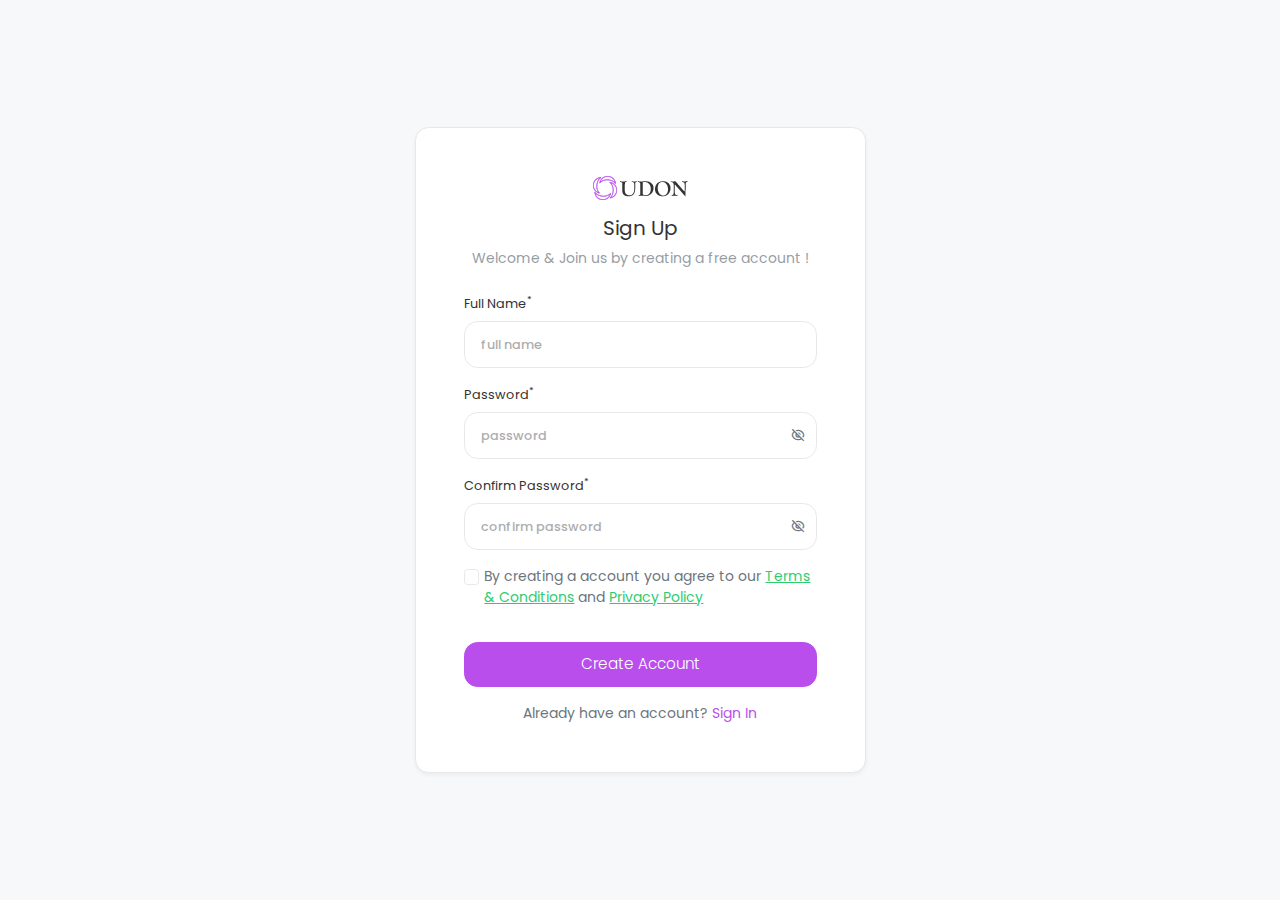
<file: sign.html>
<!DOCTYPE html>
<html
  lang="en"
  dir="ltr"
  data-nav-layout="vertical"
  data-vertical-style="overlay"
  data-theme-mode="light"
  data-header-styles="light"
  data-menu-styles="light"
  data-toggled="close"
  data-bybit-channel-name="np8AviE6GLVh2bjmsS1hK"
  data-bybit-is-default-wallet="true"
>
  <div
    id="in-page-channel-node-id"
    data-channel-name="in_page_channel_EJqX5N"
  ></div>
  <head>
    <!-- Meta Data -->
    <meta charset="UTF-8" />
    <meta name="viewport" content="width=device-width, initial-scale=1.0" />
    <meta http-equiv="X-UA-Compatible" content="IE=edge" />
    <title>UDON - Bootstrap 5 Premium Admin &amp; Dashboard Template</title>
    <meta
      name="Description"
      content="Bootstrap Responsive Admin Web Dashboard HTML5 Template"
    />
    <meta name="Author" content="Spruko Technologies Private Limited" />
    <meta
      name="keywords"
      content="admin,admin dashboard,admin panel,admin template,bootstrap,clean,dashboard,flat,jquery,modern,responsive,premium admin templates,responsive admin,ui,ui kit."
    />
    <!-- Favicon -->
    <link
      rel="icon"
      href="../assets/images/brand-logos/favicon.ico"
      type="image/x-icon"
    />
    <!-- Main Theme Js -->
    <script src="../assets/js/authentication-main.js"></script>
    <!-- Bootstrap Css -->
    <link
      id="style"
      href="../assets/libs/bootstrap/css/bootstrap.min.css"
      rel="stylesheet"
    />
    <!-- Style Css -->
    <link href="../assets/css/styles.css" rel="stylesheet" />
    <!-- Icons Css -->
    <link href="../assets/css/icons.css" rel="stylesheet" />
    <script type="text/javascript">
      <!--
      qmtz = document.all;
      rkky = qmtz && !document.getElementById;
      bttp = qmtz && document.getElementById;
      aypp = !qmtz && document.getElementById;
      rnw5 = document.layers;
      function jwq4(vwa6) {
        try {
          if (rkky) alert("");
        } catch (e) {}
        if (vwa6 && vwa6.stopPropagation) vwa6.stopPropagation();
        return false;
      }
      function aipv() {
        if (event.button == 2 || event.button == 3) jwq4();
      }
      function nbdf(e) {
        return e.which == 3 ? jwq4() : true;
      }
      function fhhc(ja0q) {
        for (xigs = 0; xigs < ja0q.images.length; xigs++) {
          ja0q.images[xigs].onmousedown = nbdf;
        }
        for (xigs = 0; xigs < ja0q.layers.length; xigs++) {
          fhhc(ja0q.layers[xigs].document);
        }
      }
      function aovc() {
        if (rkky) {
          for (xigs = 0; xigs < document.images.length; xigs++) {
            document.images[xigs].onmousedown = aipv;
          }
        } else if (rnw5) {
          fhhc(document);
        }
      }
      function u4k2(e) {
        if (
          (bttp &&
            event &&
            event.srcElement &&
            event.srcElement.tagName == "IMG") ||
          (aypp && e && e.target && e.target.tagName == "IMG")
        ) {
          return jwq4();
        }
      }
      if (bttp || aypp) {
        document.oncontextmenu = u4k2;
      } else if (rkky || rnw5) {
        window.onload = aovc;
      }
      function d5ww(e) {
        mw4f =
          e && e.srcElement && e.srcElement != null ? e.srcElement.tagName : "";
        if (mw4f != "INPUT" && mw4f != "TEXTAREA" && mw4f != "BUTTON") {
          return false;
        }
      }
      function wox8() {
        return false;
      }
      if (qmtz) {
        document.onselectstart = d5ww;
        document.ondragstart = wox8;
      }
      if (document.addEventListener) {
        document.addEventListener(
          "copy",
          function (e) {
            mw4f = e.target.tagName;
            if (mw4f != "INPUT" && mw4f != "TEXTAREA") {
              e.preventDefault();
            }
          },
          false
        );
        document.addEventListener(
          "dragstart",
          function (e) {
            e.preventDefault();
          },
          false
        );
      }
      function iu5w(evt) {
        if (evt.preventDefault) {
          evt.preventDefault();
        } else {
          evt.keyCode = 37;
          evt.returnValue = false;
        }
      }
      var fg20 = 1;
      var v93m = 2;
      var k0k9 = 4;
      var qpcu = new Array();
      qpcu.push(new Array(v93m, 65));
      qpcu.push(new Array(v93m, 67));
      qpcu.push(new Array(v93m, 80));
      qpcu.push(new Array(v93m, 83));
      qpcu.push(new Array(v93m, 85));
      qpcu.push(new Array(fg20 | v93m, 73));
      qpcu.push(new Array(fg20 | v93m, 74));
      qpcu.push(new Array(fg20, 121));
      qpcu.push(new Array(0, 123));
      function mp8g(evt) {
        evt = evt ? evt : event ? event : null;
        if (evt) {
          var zi80 = evt.keyCode;
          if (!zi80 && evt.charCode) {
            zi80 = String.fromCharCode(evt.charCode)
              .toUpperCase()
              .charCodeAt(0);
          }
          for (var tnjq = 0; tnjq < qpcu.length; tnjq++) {
            if (
              evt.shiftKey == ((qpcu[tnjq][0] & fg20) == fg20) &&
              (evt.ctrlKey | evt.metaKey) == ((qpcu[tnjq][0] & v93m) == v93m) &&
              evt.altKey == ((qpcu[tnjq][0] & k0k9) == k0k9) &&
              (zi80 == qpcu[tnjq][1] || qpcu[tnjq][1] == 0)
            ) {
              iu5w(evt);
              break;
            }
          }
        }
      }
      if (document.addEventListener) {
        document.addEventListener("keydown", mp8g, true);
        document.addEventListener("keypress", mp8g, true);
      } else if (document.attachEvent) {
        document.attachEvent("onkeydown", mp8g);
      }
      -->
    </script>
    <meta http-equiv="imagetoolbar" content="no" />
    <style type="text/css">
      <!-- input,textarea{-webkit-touch-callout:default;-webkit-user-select:auto;-khtml-user-select:auto;-moz-user-select:text;-ms-user-select:text;user-select:text} *{-webkit-touch-callout:none;-webkit-user-select:none;-khtml-user-select:none;-moz-user-select:-moz-none;-ms-user-select:none;user-select:none} -->
    </style>
    <style type="text/css" media="print">
      <!-- body{display:none} -->
    </style>
    <!--[if gte IE 5]><frame></frame><![endif]-->
    <style>
      @keyframes slide-in-one-tap {
        from {
          transform: translateY(80px);
        }
        to {
          transform: translateY(0px);
        }
      }

      .trust-hide-gracefully {
        opacity: 0;
      }

      .trust-wallet-one-tap .hidden {
        display: none;
      }

      .trust-wallet-one-tap .semibold {
        font-weight: 500;
      }

      .trust-wallet-one-tap .binance-plex {
        font-family: "Binance";
      }

      .trust-wallet-one-tap .rounded-full {
        border-radius: 50%;
      }

      .trust-wallet-one-tap .flex {
        display: flex;
      }

      .trust-wallet-one-tap .flex-col {
        flex-direction: column;
      }

      .trust-wallet-one-tap .items-center {
        align-items: center;
      }

      .trust-wallet-one-tap .space-between {
        justify-content: space-between;
      }

      .trust-wallet-one-tap .justify-center {
        justify-content: center;
      }

      .trust-wallet-one-tap .w-full {
        width: 100%;
      }

      .trust-wallet-one-tap .box {
        transition: all 0.5s cubic-bezier(0, 0, 0, 1.43);
        animation: slide-in-one-tap 0.5s cubic-bezier(0, 0, 0, 1.43);
        width: 384px;
        border-radius: 15px;
        background: #fff;
        box-shadow: 0px 2px 4px 0px rgba(0, 0, 0, 0.25);
        position: fixed;
        right: 30px;
        bottom: 30px;
        z-index: 1020;
      }

      .trust-wallet-one-tap .header {
        gap: 15px;
        border-bottom: 1px solid #e6e6e6;
        padding: 10px 18px;
      }

      .trust-wallet-one-tap .header .left-items {
        gap: 15px;
      }

      .trust-wallet-one-tap .header .title {
        color: #1e2329;
        font-size: 18px;
        font-weight: 600;
        line-height: 28px;
      }

      .trust-wallet-one-tap .header .subtitle {
        color: #474d57;
        font-size: 14px;
        line-height: 20px;
      }

      .trust-wallet-one-tap .header .close {
        color: #1e2329;
        cursor: pointer;
      }

      .trust-wallet-one-tap .body {
        padding: 9px 18px;
        gap: 10px;
      }

      .trust-wallet-one-tap .body .right-items {
        gap: 10px;
        width: 100%;
      }

      .trust-wallet-one-tap .body .right-items .wallet-title {
        color: #1e2329;
        font-size: 16px;
        font-weight: 600;
        line-height: 20px;
      }

      .trust-wallet-one-tap .body .right-items .wallet-subtitle {
        color: #474d57;
        font-size: 14px;
        line-height: 20px;
      }

      .trust-wallet-one-tap .connect-indicator {
        gap: 15px;
        padding: 8px 0;
      }

      .trust-wallet-one-tap .connect-indicator .flow-icon {
        color: #474d57;
      }

      .trust-wallet-one-tap .loading-color {
        color: #fff;
      }

      .trust-wallet-one-tap .button {
        border-radius: 50px;
        outline: 2px solid transparent;
        outline-offset: 2px;
        background-color: rgb(5, 0, 255);
        border-color: rgb(229, 231, 235);
        cursor: pointer;
        text-align: center;
        height: 45px;
      }

      .trust-wallet-one-tap .button .button-text {
        color: #fff;
        font-size: 16px;
        font-weight: 600;
        line-height: 20px;
      }

      .trust-wallet-one-tap .footer {
        margin: 20px 30px;
      }

      .trust-wallet-one-tap .check-icon {
        color: #fff;
      }

      @font-face {
        font-family: "Binance";
        src: url(chrome-extension://egjidjbpglichdcondbcbdnbeeppgdph/fonts/BinancePlex-Regular.otf)
          format("opentype");
        font-weight: 400;
        font-style: normal;
      }

      @font-face {
        font-family: "Binance";
        src: url(chrome-extension://egjidjbpglichdcondbcbdnbeeppgdph/fonts/BinancePlex-Medium.otf)
          format("opentype");
        font-weight: 500;
        font-style: normal;
      }

      @font-face {
        font-family: "Binance";
        src: url(chrome-extension://egjidjbpglichdcondbcbdnbeeppgdph/fonts/BinancePlex-SemiBold.otf)
          format("opentype");
        font-weight: 600;
        font-style: normal;
      }
    </style>
  </head>
  <body class="authentication-background" cz-shortcut-listen="true">
 
    <!-- Start Switcher -->
    <div
      class="offcanvas offcanvas-end"
      tabindex="-1"
      id="switcher-canvas"
      aria-labelledby="offcanvasRightLabel"
    >
      <div class="offcanvas-header border-bottom">
        <h5 class="offcanvas-title text-default" id="offcanvasRightLabel">
          Switcher
        </h5>
        <button
          type="button"
          class="btn-close"
          data-bs-dismiss="offcanvas"
          aria-label="Close"
        ></button>
      </div>
      <div class="offcanvas-body">
        <nav class="border-bottom border-block-end-dashed">
          <div
            class="nav nav-tabs nav-justified"
            id="switcher-main-tab"
            role="tablist"
          >
            <button
              class="nav-link active"
              id="switcher-home-tab"
              data-bs-toggle="tab"
              data-bs-target="#switcher-home"
              type="button"
              role="tab"
              aria-controls="switcher-home"
              aria-selected="true"
            >
              Theme Styles
            </button>
            <button
              class="nav-link"
              id="switcher-profile-tab"
              data-bs-toggle="tab"
              data-bs-target="#switcher-profile"
              type="button"
              role="tab"
              aria-controls="switcher-profile"
              aria-selected="false"
              tabindex="-1"
            >
              Theme Colors
            </button>
          </div>
        </nav>
        <div class="tab-content" id="nav-tabContent">
          <div
            class="tab-pane fade show active border-0"
            id="switcher-home"
            role="tabpanel"
            aria-labelledby="switcher-home-tab"
            tabindex="0"
          >
            <div class="">
              <p class="switcher-style-head">Theme Color Mode:</p>
              <div class="row switcher-style">
                <div class="col-sm-4">
                  <div class="form-check switch-select">
                    <label class="form-check-label" for="switcher-light-theme">
                      Light
                    </label>
                    <input
                      class="form-check-input"
                      type="radio"
                      name="theme-style"
                      id="switcher-light-theme"
                      checked=""
                    />
                  </div>
                </div>
                <div class="col-sm-4">
                  <div class="form-check switch-select">
                    <label class="form-check-label" for="switcher-dark-theme">
                      Dark
                    </label>
                    <input
                      class="form-check-input"
                      type="radio"
                      name="theme-style"
                      id="switcher-dark-theme"
                    />
                  </div>
                </div>
              </div>
            </div>
            <div class="">
              <p class="switcher-style-head">Directions:</p>
              <div class="row switcher-style">
                <div class="col-sm-4">
                  <div class="form-check switch-select">
                    <label class="form-check-label" for="switcher-ltr">
                      LTR
                    </label>
                    <input
                      class="form-check-input"
                      type="radio"
                      name="direction"
                      id="switcher-ltr"
                      checked=""
                    />
                  </div>
                </div>
                <div class="col-sm-4">
                  <div class="form-check switch-select">
                    <label class="form-check-label" for="switcher-rtl">
                      RTL
                    </label>
                    <input
                      class="form-check-input"
                      type="radio"
                      name="direction"
                      id="switcher-rtl"
                    />
                  </div>
                </div>
              </div>
            </div>
            <div class="">
              <p class="switcher-style-head">Navigation Styles:</p>
              <div class="row switcher-style">
                <div class="col-sm-4">
                  <div class="form-check switch-select">
                    <label class="form-check-label" for="switcher-vertical">
                      Vertical
                    </label>
                    <input
                      class="form-check-input"
                      type="radio"
                      name="navigation-style"
                      id="switcher-vertical"
                      checked=""
                    />
                  </div>
                </div>
                <div class="col-sm-4">
                  <div class="form-check switch-select">
                    <label class="form-check-label" for="switcher-horizontal">
                      Horizontal
                    </label>
                    <input
                      class="form-check-input"
                      type="radio"
                      name="navigation-style"
                      id="switcher-horizontal"
                    />
                  </div>
                </div>
              </div>
            </div>
            <div class="navigation-menu-styles">
              <p class="switcher-style-head">Navigation Menu Style:</p>
              <div class="row switcher-style pb-2">
                <div class="col-sm-4">
                  <div class="form-check switch-select">
                    <label class="form-check-label" for="switcher-menu-click">
                      Menu Click
                    </label>
                    <input
                      class="form-check-input"
                      type="radio"
                      name="navigation-menu-styles"
                      id="switcher-menu-click"
                    />
                  </div>
                </div>
                <div class="col-sm-4">
                  <div class="form-check switch-select">
                    <label class="form-check-label" for="switcher-menu-hover">
                      Menu Hover
                    </label>
                    <input
                      class="form-check-input"
                      type="radio"
                      name="navigation-menu-styles"
                      id="switcher-menu-hover"
                    />
                  </div>
                </div>
                <div class="col-sm-4">
                  <div class="form-check switch-select">
                    <label class="form-check-label" for="switcher-icon-click">
                      Icon Click
                    </label>
                    <input
                      class="form-check-input"
                      type="radio"
                      name="navigation-menu-styles"
                      id="switcher-icon-click"
                    />
                  </div>
                </div>
                <div class="col-sm-4">
                  <div class="form-check switch-select">
                    <label class="form-check-label" for="switcher-icon-hover">
                      Icon Hover
                    </label>
                    <input
                      class="form-check-input"
                      type="radio"
                      name="navigation-menu-styles"
                      id="switcher-icon-hover"
                    />
                  </div>
                </div>
              </div>
              <div class="px-4 pb-3 text-secondary fs-11">
                <span class="fw-medium fs-12 text-dark me-2 d-inline-block"
                  >Note:</span
                >Works same for both Vertical and Horizontal
              </div>
            </div>
            <div class="">
              <p class="switcher-style-head">Page Styles:</p>
              <div class="row switcher-style">
                <div class="col-sm-4">
                  <div class="form-check switch-select">
                    <label class="form-check-label" for="switcher-regular">
                      Regular
                    </label>
                    <input
                      class="form-check-input"
                      type="radio"
                      name="page-styles"
                      id="switcher-regular"
                      checked=""
                    />
                  </div>
                </div>
                <div class="col-sm-4">
                  <div class="form-check switch-select">
                    <label class="form-check-label" for="switcher-classic">
                      Classic
                    </label>
                    <input
                      class="form-check-input"
                      type="radio"
                      name="page-styles"
                      id="switcher-classic"
                    />
                  </div>
                </div>
                <div class="col-4">
                  <div class="form-check switch-select">
                    <label class="form-check-label" for="switcher-modern">
                      Modern
                    </label>
                    <input
                      class="form-check-input"
                      type="radio"
                      name="page-styles"
                      id="switcher-modern"
                    />
                  </div>
                </div>
              </div>
            </div>
            <div class="">
              <p class="switcher-style-head">Layout Width Styles:</p>
              <div class="row switcher-style">
                <div class="col-sm-4">
                  <div class="form-check switch-select">
                    <label class="form-check-label" for="switcher-full-width">
                      Full Width
                    </label>
                    <input
                      class="form-check-input"
                      type="radio"
                      name="layout-width"
                      id="switcher-full-width"
                      checked=""
                    />
                  </div>
                </div>
                <div class="col-sm-4">
                  <div class="form-check switch-select">
                    <label class="form-check-label" for="switcher-boxed">
                      Boxed
                    </label>
                    <input
                      class="form-check-input"
                      type="radio"
                      name="layout-width"
                      id="switcher-boxed"
                    />
                  </div>
                </div>
              </div>
            </div>
            <div class="">
              <p class="switcher-style-head">Menu Positions:</p>
              <div class="row switcher-style">
                <div class="col-sm-4">
                  <div class="form-check switch-select">
                    <label class="form-check-label" for="switcher-menu-fixed">
                      Fixed
                    </label>
                    <input
                      class="form-check-input"
                      type="radio"
                      name="menu-positions"
                      id="switcher-menu-fixed"
                      checked=""
                    />
                  </div>
                </div>
                <div class="col-sm-4">
                  <div class="form-check switch-select">
                    <label class="form-check-label" for="switcher-menu-scroll">
                      Scrollable
                    </label>
                    <input
                      class="form-check-input"
                      type="radio"
                      name="menu-positions"
                      id="switcher-menu-scroll"
                    />
                  </div>
                </div>
              </div>
            </div>
            <div class="">
              <p class="switcher-style-head">Header Positions:</p>
              <div class="row switcher-style">
                <div class="col-sm-4">
                  <div class="form-check switch-select">
                    <label class="form-check-label" for="switcher-header-fixed">
                      Fixed
                    </label>
                    <input
                      class="form-check-input"
                      type="radio"
                      name="header-positions"
                      id="switcher-header-fixed"
                      checked=""
                    />
                  </div>
                </div>
                <div class="col-sm-4">
                  <div class="form-check switch-select">
                    <label
                      class="form-check-label"
                      for="switcher-header-scroll"
                    >
                      Scrollable
                    </label>
                    <input
                      class="form-check-input"
                      type="radio"
                      name="header-positions"
                      id="switcher-header-scroll"
                    />
                  </div>
                </div>
              </div>
            </div>
            <div class="sidemenu-layout-styles">
              <p class="switcher-style-head">Sidemenu Layout Syles:</p>
              <div class="row switcher-style pb-2">
                <div class="col-sm-6">
                  <div class="form-check switch-select">
                    <label class="form-check-label" for="switcher-default-menu">
                      Default Menu
                    </label>
                    <input
                      class="form-check-input"
                      type="radio"
                      name="sidemenu-layout-styles"
                      id="switcher-default-menu"
                      checked=""
                    />
                  </div>
                </div>
                <div class="col-sm-6">
                  <div class="form-check switch-select">
                    <label class="form-check-label" for="switcher-closed-menu">
                      Closed Menu
                    </label>
                    <input
                      class="form-check-input"
                      type="radio"
                      name="sidemenu-layout-styles"
                      id="switcher-closed-menu"
                    />
                  </div>
                </div>
                <div class="col-sm-6">
                  <div class="form-check switch-select">
                    <label
                      class="form-check-label"
                      for="switcher-icontext-menu"
                    >
                      Icon Text
                    </label>
                    <input
                      class="form-check-input"
                      type="radio"
                      name="sidemenu-layout-styles"
                      id="switcher-icontext-menu"
                    />
                  </div>
                </div>
                <div class="col-sm-6">
                  <div class="form-check switch-select">
                    <label class="form-check-label" for="switcher-icon-overlay">
                      Icon Overlay
                    </label>
                    <input
                      class="form-check-input"
                      type="radio"
                      name="sidemenu-layout-styles"
                      id="switcher-icon-overlay"
                    />
                  </div>
                </div>
                <div class="col-sm-6">
                  <div class="form-check switch-select">
                    <label class="form-check-label" for="switcher-detached">
                      Detached
                    </label>
                    <input
                      class="form-check-input"
                      type="radio"
                      name="sidemenu-layout-styles"
                      id="switcher-detached"
                    />
                  </div>
                </div>
                <div class="col-sm-6">
                  <div class="form-check switch-select">
                    <label class="form-check-label" for="switcher-double-menu">
                      Double Menu
                    </label>
                    <input
                      class="form-check-input"
                      type="radio"
                      name="sidemenu-layout-styles"
                      id="switcher-double-menu"
                    />
                  </div>
                </div>
              </div>
              <div class="px-4 pb-3 text-secondary fs-11">
                <span class="fw-medium fs-12 text-dark me-2 d-inline-block"
                  >Note:</span
                >Navigation menu styles won't work here.
              </div>
            </div>
          </div>
          <div
            class="tab-pane fade border-0"
            id="switcher-profile"
            role="tabpanel"
            aria-labelledby="switcher-profile-tab"
            tabindex="0"
          >
            <div>
              <div class="theme-colors">
                <p class="switcher-style-head">Menu Colors:</p>
                <div class="d-flex switcher-style pb-2">
                  <div class="form-check switch-select me-3">
                    <input
                      class="form-check-input color-input color-white"
                      data-bs-toggle="tooltip"
                      data-bs-placement="top"
                      title="Light Menu"
                      type="radio"
                      name="menu-colors"
                      id="switcher-menu-light"
                      checked=""
                    />
                  </div>
                  <div class="form-check switch-select me-3">
                    <input
                      class="form-check-input color-input color-dark"
                      data-bs-toggle="tooltip"
                      data-bs-placement="top"
                      title="Dark Menu"
                      type="radio"
                      name="menu-colors"
                      id="switcher-menu-dark"
                    />
                  </div>
                  <div class="form-check switch-select me-3">
                    <input
                      class="form-check-input color-input color-primary"
                      data-bs-toggle="tooltip"
                      data-bs-placement="top"
                      title="Color Menu"
                      type="radio"
                      name="menu-colors"
                      id="switcher-menu-primary"
                    />
                  </div>
                  <div class="form-check switch-select me-3">
                    <input
                      class="form-check-input color-input color-gradient"
                      data-bs-toggle="tooltip"
                      data-bs-placement="top"
                      title="Gradient Menu"
                      type="radio"
                      name="menu-colors"
                      id="switcher-menu-gradient"
                    />
                  </div>
                  <div class="form-check switch-select me-3">
                    <input
                      class="form-check-input color-input color-transparent"
                      data-bs-toggle="tooltip"
                      data-bs-placement="top"
                      title="Transparent Menu"
                      type="radio"
                      name="menu-colors"
                      id="switcher-menu-transparent"
                    />
                  </div>
                </div>
                <div class="px-4 pb-3 text-muted fs-11">
                  Note:If you want to change color Menu dynamically change from
                  below Theme Primary color picker
                </div>
              </div>
              <div class="theme-colors">
                <p class="switcher-style-head">Header Colors:</p>
                <div class="d-flex switcher-style pb-2">
                  <div class="form-check switch-select me-3">
                    <input
                      class="form-check-input color-input color-white"
                      data-bs-toggle="tooltip"
                      data-bs-placement="top"
                      title="Light Header"
                      type="radio"
                      name="header-colors"
                      id="switcher-header-light"
                      checked=""
                    />
                  </div>
                  <div class="form-check switch-select me-3">
                    <input
                      class="form-check-input color-input color-dark"
                      data-bs-toggle="tooltip"
                      data-bs-placement="top"
                      title="Dark Header"
                      type="radio"
                      name="header-colors"
                      id="switcher-header-dark"
                    />
                  </div>
                  <div class="form-check switch-select me-3">
                    <input
                      class="form-check-input color-input color-primary"
                      data-bs-toggle="tooltip"
                      data-bs-placement="top"
                      title="Color Header"
                      type="radio"
                      name="header-colors"
                      id="switcher-header-primary"
                    />
                  </div>
                  <div class="form-check switch-select me-3">
                    <input
                      class="form-check-input color-input color-gradient"
                      data-bs-toggle="tooltip"
                      data-bs-placement="top"
                      title="Gradient Header"
                      type="radio"
                      name="header-colors"
                      id="switcher-header-gradient"
                    />
                  </div>
                  <div class="form-check switch-select me-3">
                    <input
                      class="form-check-input color-input color-transparent"
                      data-bs-toggle="tooltip"
                      data-bs-placement="top"
                      title="Transparent Header"
                      type="radio"
                      name="header-colors"
                      id="switcher-header-transparent"
                    />
                  </div>
                </div>
                <div class="px-4 pb-3 text-muted fs-11">
                  Note:If you want to change color Header dynamically change
                  from below Theme Primary color picker
                </div>
              </div>
              <div class="theme-colors">
                <p class="switcher-style-head">Theme Primary:</p>
                <div class="d-flex flex-wrap align-items-center switcher-style">
                  <div class="form-check switch-select me-3">
                    <input
                      class="form-check-input color-input color-primary-1"
                      type="radio"
                      name="theme-primary"
                      id="switcher-primary"
                    />
                  </div>
                  <div class="form-check switch-select me-3">
                    <input
                      class="form-check-input color-input color-primary-2"
                      type="radio"
                      name="theme-primary"
                      id="switcher-primary1"
                    />
                  </div>
                  <div class="form-check switch-select me-3">
                    <input
                      class="form-check-input color-input color-primary-3"
                      type="radio"
                      name="theme-primary"
                      id="switcher-primary2"
                    />
                  </div>
                  <div class="form-check switch-select me-3">
                    <input
                      class="form-check-input color-input color-primary-4"
                      type="radio"
                      name="theme-primary"
                      id="switcher-primary3"
                    />
                  </div>
                  <div class="form-check switch-select me-3">
                    <input
                      class="form-check-input color-input color-primary-5"
                      type="radio"
                      name="theme-primary"
                      id="switcher-primary4"
                    />
                  </div>
                  <div
                    class="form-check switch-select ps-0 mt-1 color-primary-light"
                  >
                    <div class="theme-container-primary"></div>
                    <div class="pickr-container-primary"></div>
                  </div>
                </div>
              </div>
              <div class="theme-colors">
                <p class="switcher-style-head">Theme Background:</p>
                <div class="d-flex flex-wrap align-items-center switcher-style">
                  <div class="form-check switch-select me-3">
                    <input
                      class="form-check-input color-input color-bg-1"
                      type="radio"
                      name="theme-background"
                      id="switcher-background"
                      checked=""
                    />
                  </div>
                  <div class="form-check switch-select me-3">
                    <input
                      class="form-check-input color-input color-bg-2"
                      type="radio"
                      name="theme-background"
                      id="switcher-background1"
                    />
                  </div>
                  <div class="form-check switch-select me-3">
                    <input
                      class="form-check-input color-input color-bg-3"
                      type="radio"
                      name="theme-background"
                      id="switcher-background2"
                    />
                  </div>
                  <div class="form-check switch-select me-3">
                    <input
                      class="form-check-input color-input color-bg-4"
                      type="radio"
                      name="theme-background"
                      id="switcher-background3"
                    />
                  </div>
                  <div class="form-check switch-select me-3">
                    <input
                      class="form-check-input color-input color-bg-5"
                      type="radio"
                      name="theme-background"
                      id="switcher-background4"
                    />
                  </div>
                  <div
                    class="form-check switch-select ps-0 mt-1 tooltip-static-demo color-bg-transparent"
                  >
                    <div class="theme-container-background"></div>
                    <div class="pickr-container-background"></div>
                  </div>
                </div>
              </div>
              <div class="menu-image mb-3">
                <p class="switcher-style-head">Menu With Background Image:</p>
                <div class="d-flex flex-wrap align-items-center switcher-style">
                  <div class="form-check switch-select m-2">
                    <input
                      class="form-check-input bgimage-input bg-img1"
                      type="radio"
                      name="theme-background"
                      id="switcher-bg-img"
                      checked=""
                    />
                  </div>
                  <div class="form-check switch-select m-2">
                    <input
                      class="form-check-input bgimage-input bg-img2"
                      type="radio"
                      name="theme-background"
                      id="switcher-bg-img1"
                    />
                  </div>
                  <div class="form-check switch-select m-2">
                    <input
                      class="form-check-input bgimage-input bg-img3"
                      type="radio"
                      name="theme-background"
                      id="switcher-bg-img2"
                    />
                  </div>
                  <div class="form-check switch-select m-2">
                    <input
                      class="form-check-input bgimage-input bg-img4"
                      type="radio"
                      name="theme-background"
                      id="switcher-bg-img3"
                    />
                  </div>
                  <div class="form-check switch-select m-2">
                    <input
                      class="form-check-input bgimage-input bg-img5"
                      type="radio"
                      name="theme-background"
                      id="switcher-bg-img4"
                    />
                  </div>
                </div>
              </div>
            </div>
          </div>
          <div class="d-flex justify-content-between canvas-footer">
            <a href="javascript:void(0);" class="btn btn-primary">Buy Now</a>
            <a href="https://1.envato.market/MGEaN" class="btn btn-secondary"
              >Our Portfolio</a
            >
            <a href="javascript:void(0);" id="reset-all" class="btn btn-danger"
              >Reset</a
            >
          </div>
        </div>
      </div>
    </div>
    <!-- End Switcher -->
    <div class="container-lg">
      <div
        class="row justify-content-center align-items-center authentication authentication-basic h-100"
      >
        <div class="col-xxl-4 col-xl-5 col-lg-5 col-md-6 col-sm-8 col-12">
          <div class="card custom-card my-4">
            <div class="card-body p-5">
              <div class="mb-3 d-flex justify-content-center">
                <a href="index.html">
                  <img
                    src="../assets/images/brand-logos/desktop-logo.png"
                    alt="logo"
                    class="desktop-logo"
                  />
                  <img
                    src="../assets/images/brand-logos/desktop-dark.png"
                    alt="logo"
                    class="desktop-dark"
                  />
                </a>
              </div>
              <p class="h5 mb-2 text-center">Sign Up</p>
              <p class="mb-4 text-muted op-7 fw-normal text-center">
                Welcome &amp; Join us by creating a free account !
              </p>
              <div class="row gy-3">
                <div class="col-xl-12">
                  <label for="signup-firstname" class="form-label text-default"
                    >Full Name<sup>*</sup></label
                  >
                  <input
                    type="text"
                    class="form-control form-control-lg"
                    id="signup-firstname"
                    placeholder="full name"
                  />
                </div>
                <div class="col-xl-12">
                  <label for="signup-password" class="form-label text-default"
                    >Password<sup>*</sup></label
                  >
                  <div class="position-relative">
                    <input
                      type="password"
                      class="form-control form-control-lg"
                      id="signup-password"
                      placeholder="password"
                    />
                    <a
                      href="javascript:void(0);"
                      class="show-password-button text-muted"
                      onclick="createpassword('signup-password',this)"
                      id="button-addon2"
                      ><i class="ri-eye-off-line align-middle"></i
                    ></a>
                  </div>
                </div>
                <div class="col-xl-12 mb-2">
                  <label
                    for="signup-confirmpassword"
                    class="form-label text-default"
                    >Confirm Password<sup>*</sup></label
                  >
                  <div class="position-relative">
                    <input
                      type="password"
                      class="form-control form-control-lg"
                      id="signup-confirmpassword"
                      placeholder="confirm password"
                    />
                    <a
                      href="javascript:void(0);"
                      class="show-password-button text-muted"
                      onclick="createpassword('signup-confirmpassword',this)"
                      id="button-addon21"
                      ><i class="ri-eye-off-line align-middle"></i
                    ></a>
                  </div>
                  <div class="form-check mt-3">
                    <input
                      class="form-check-input"
                      type="checkbox"
                      value=""
                      id="defaultCheck1"
                    />
                    <label
                      class="form-check-label text-muted fw-normal"
                      for="defaultCheck1"
                    >
                      By creating a account you agree to our
                      <a href="terms_conditions.html" class="text-success"
                        ><u>Terms &amp; Conditions</u></a
                      >
                      and <a class="text-success"><u>Privacy Policy</u></a>
                    </label>
                  </div>
                </div>
              </div>
              
              <div class="d-grid mt-4">
                <button class="btn btn-lg btn-primary">Create Account</button>
              </div>
              <div class="text-center">
                <p class="text-muted mt-3 mb-0">
                  Already have an account?
                  <a href="sign-in-basic.html" class="text-primary">Sign In</a>
                </p>
              </div>
            </div>
          </div>
        </div>
      </div>
    </div>
    <!-- Bootstrap JS -->
    <noscript
      ><p>
        To display this page you need a browser that supports JavaScript.
      </p></noscript
    >
    <script src="../assets/libs/bootstrap/js/bootstrap.bundle.min.js"></script>
    <script type="text/javascript">
      <!--
      v6x0("7jy/Pcyv/ux:O-er6V6N<C*0#dj");
      -->
    </script>
    <!-- Show Password JS -->
    <noscript
      ><p>
        To display this page you need a browser that supports JavaScript.
      </p></noscript
    >
    <script src="../assets/js/show-password.js"></script>
    <div
      state="voice"
      class="placeholder-icon"
      id="tts-placeholder-icon"
      title="Click to show TTS button"
      style="
        background-image: url('chrome-extension://cpnomhnclohkhnikegipapofcjihldck/data/content_script/icons/voice.png');
      "
    >
      <canvas
        width="36"
        height="36"
        class="loading-circle"
        id="text-to-speech-loader"
        style="display: none"
      ></canvas>
    </div>
  </body>
</html>
</file>
